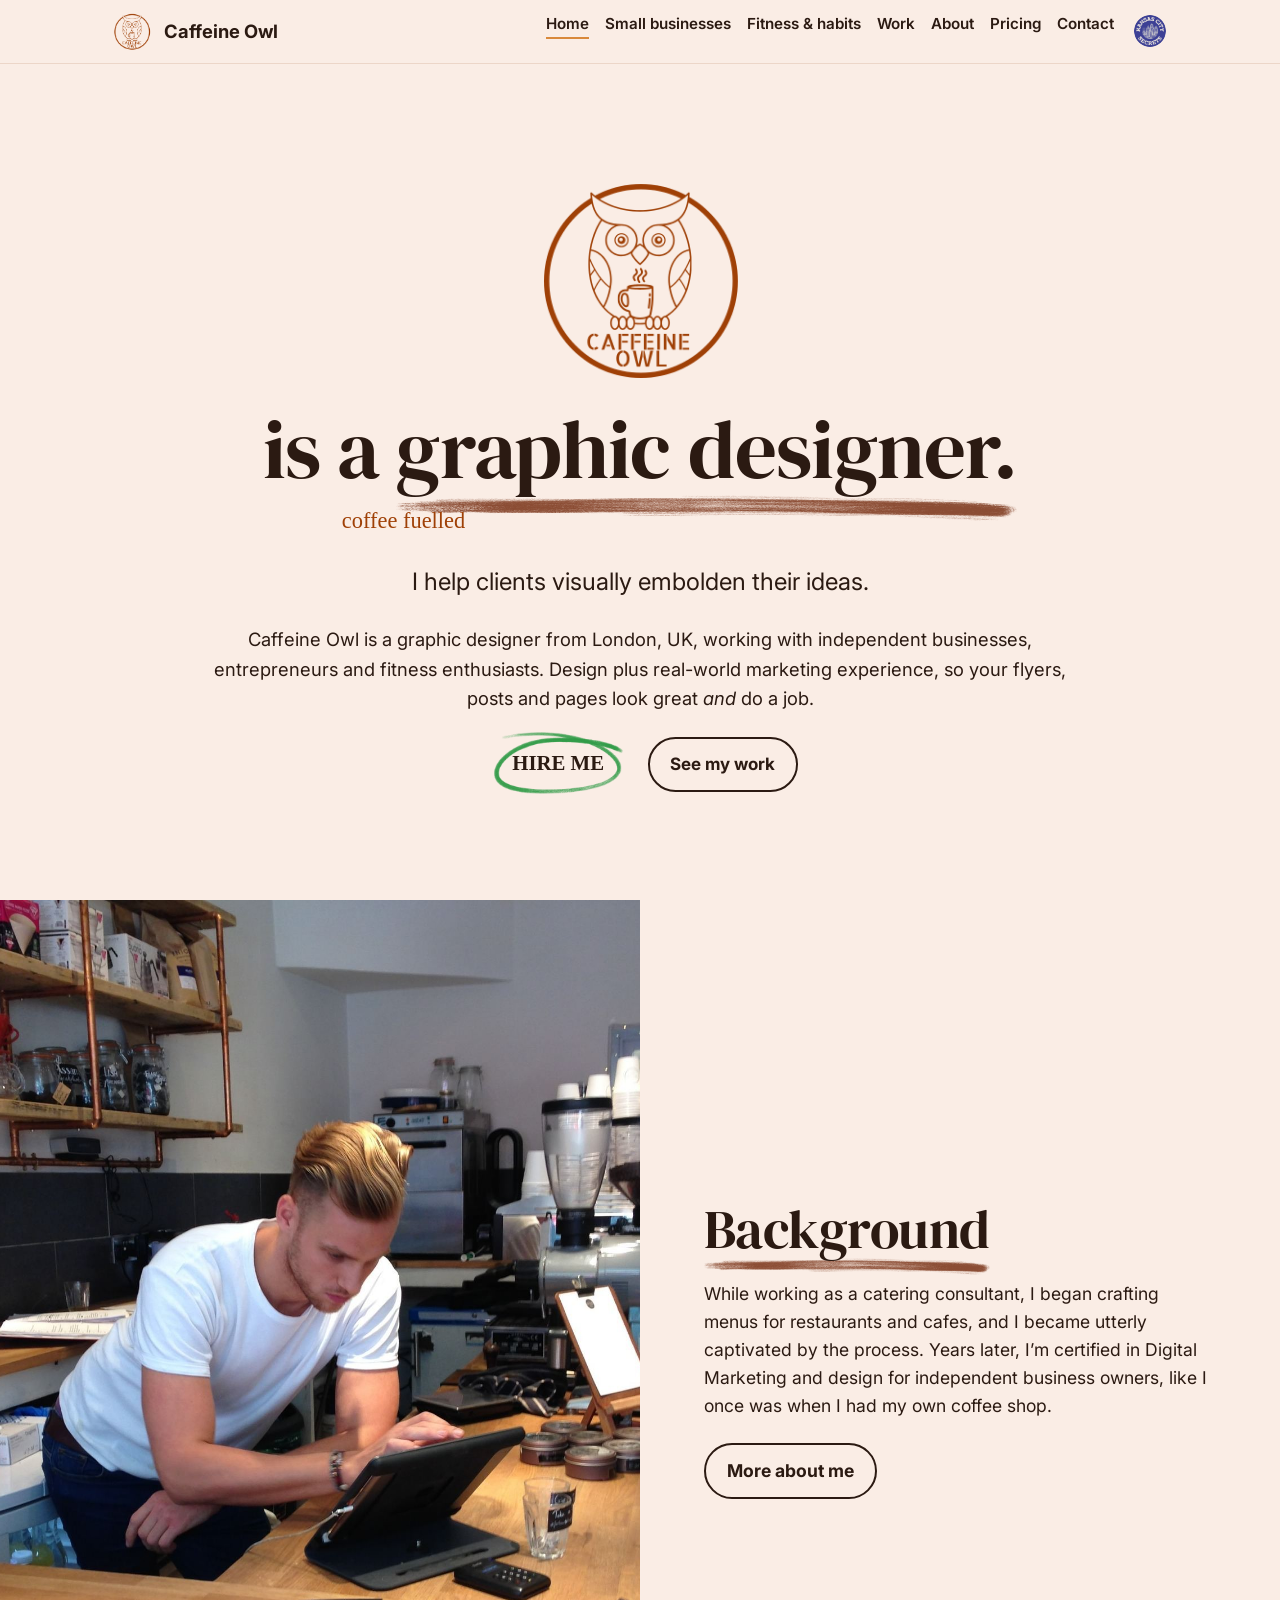
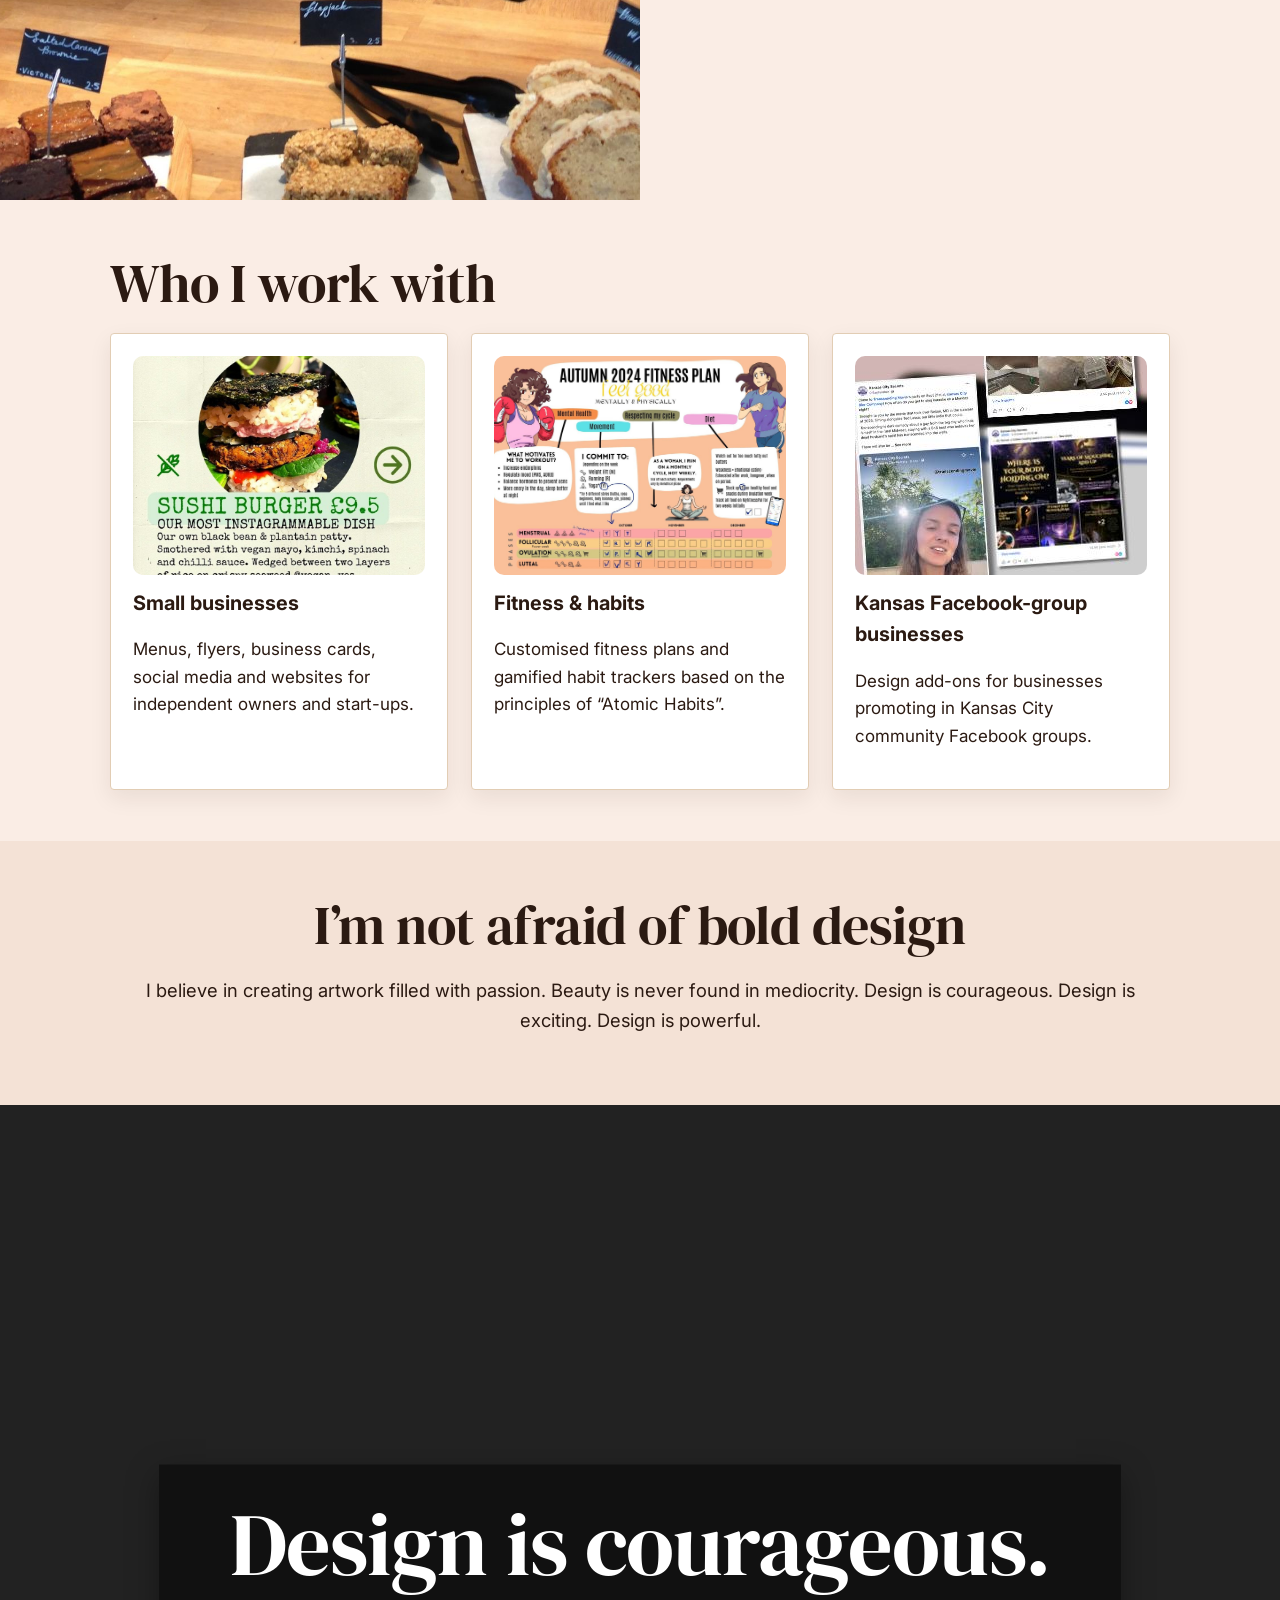
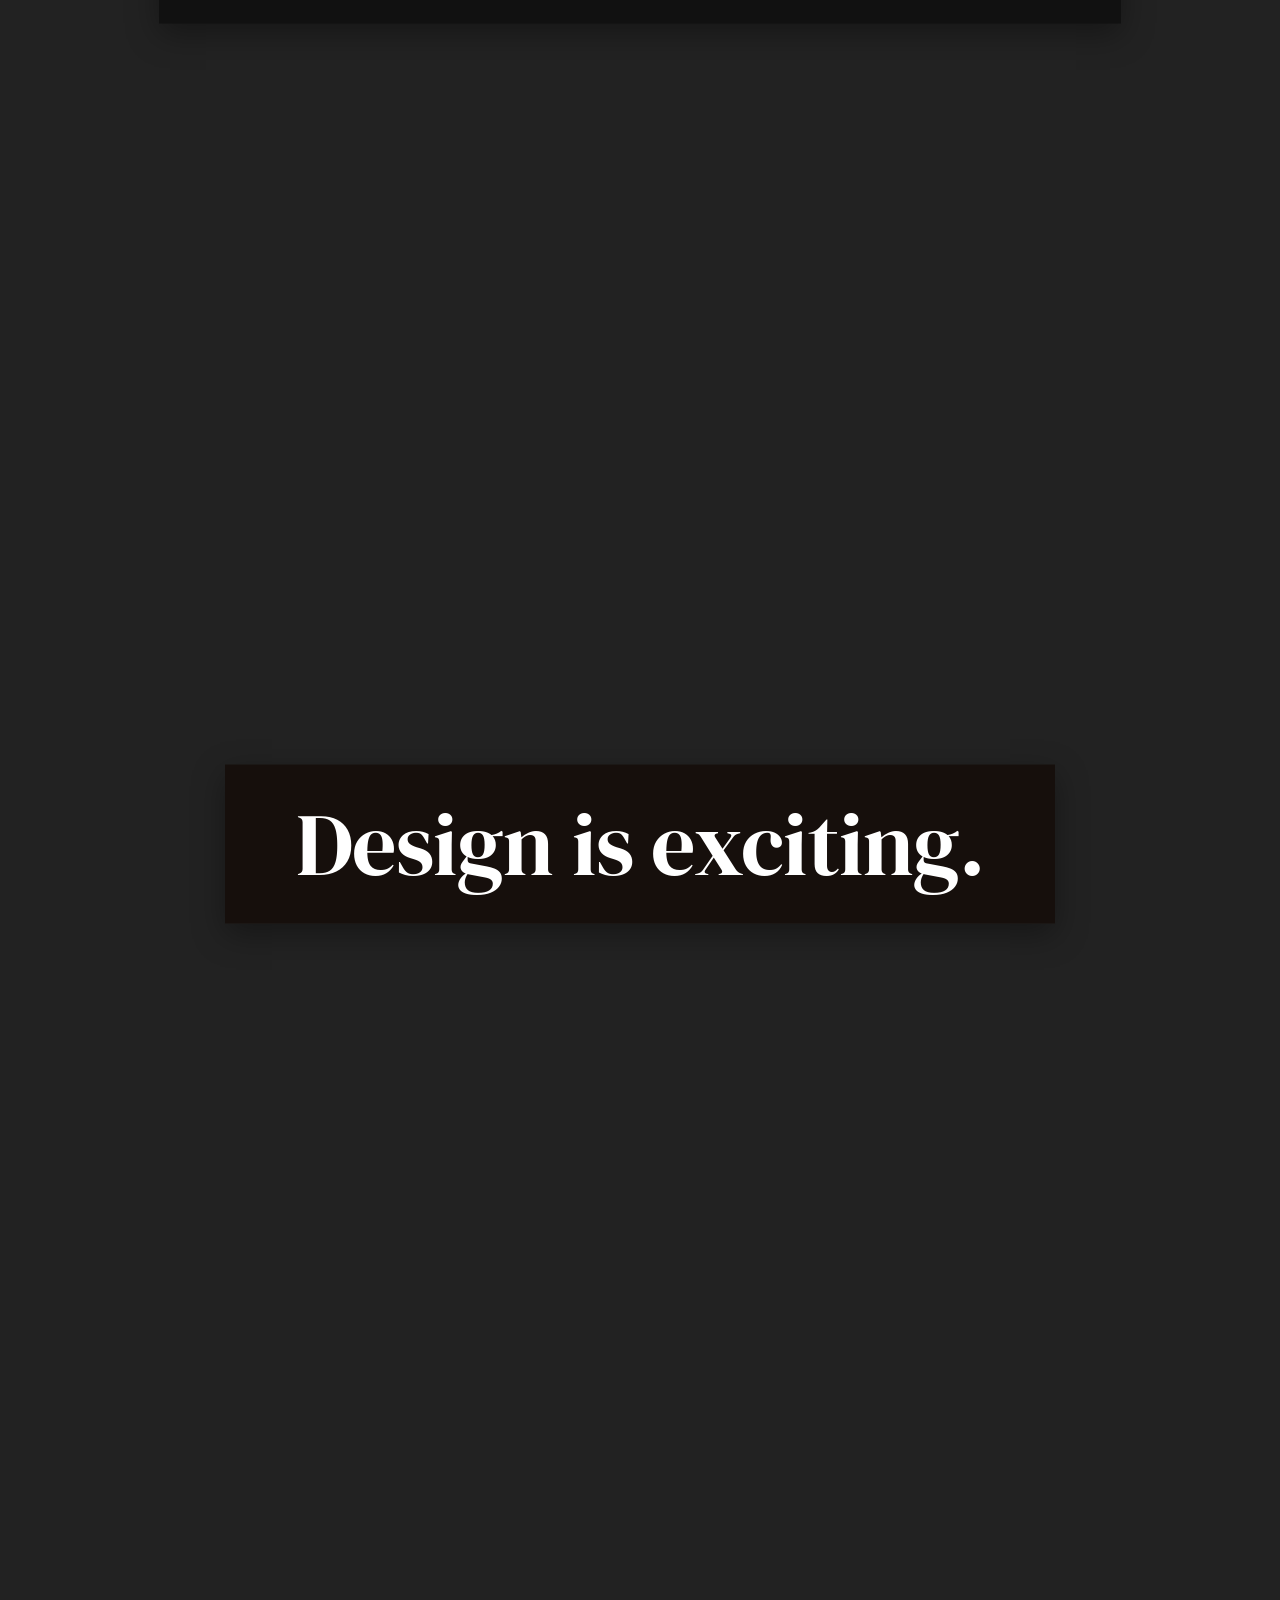
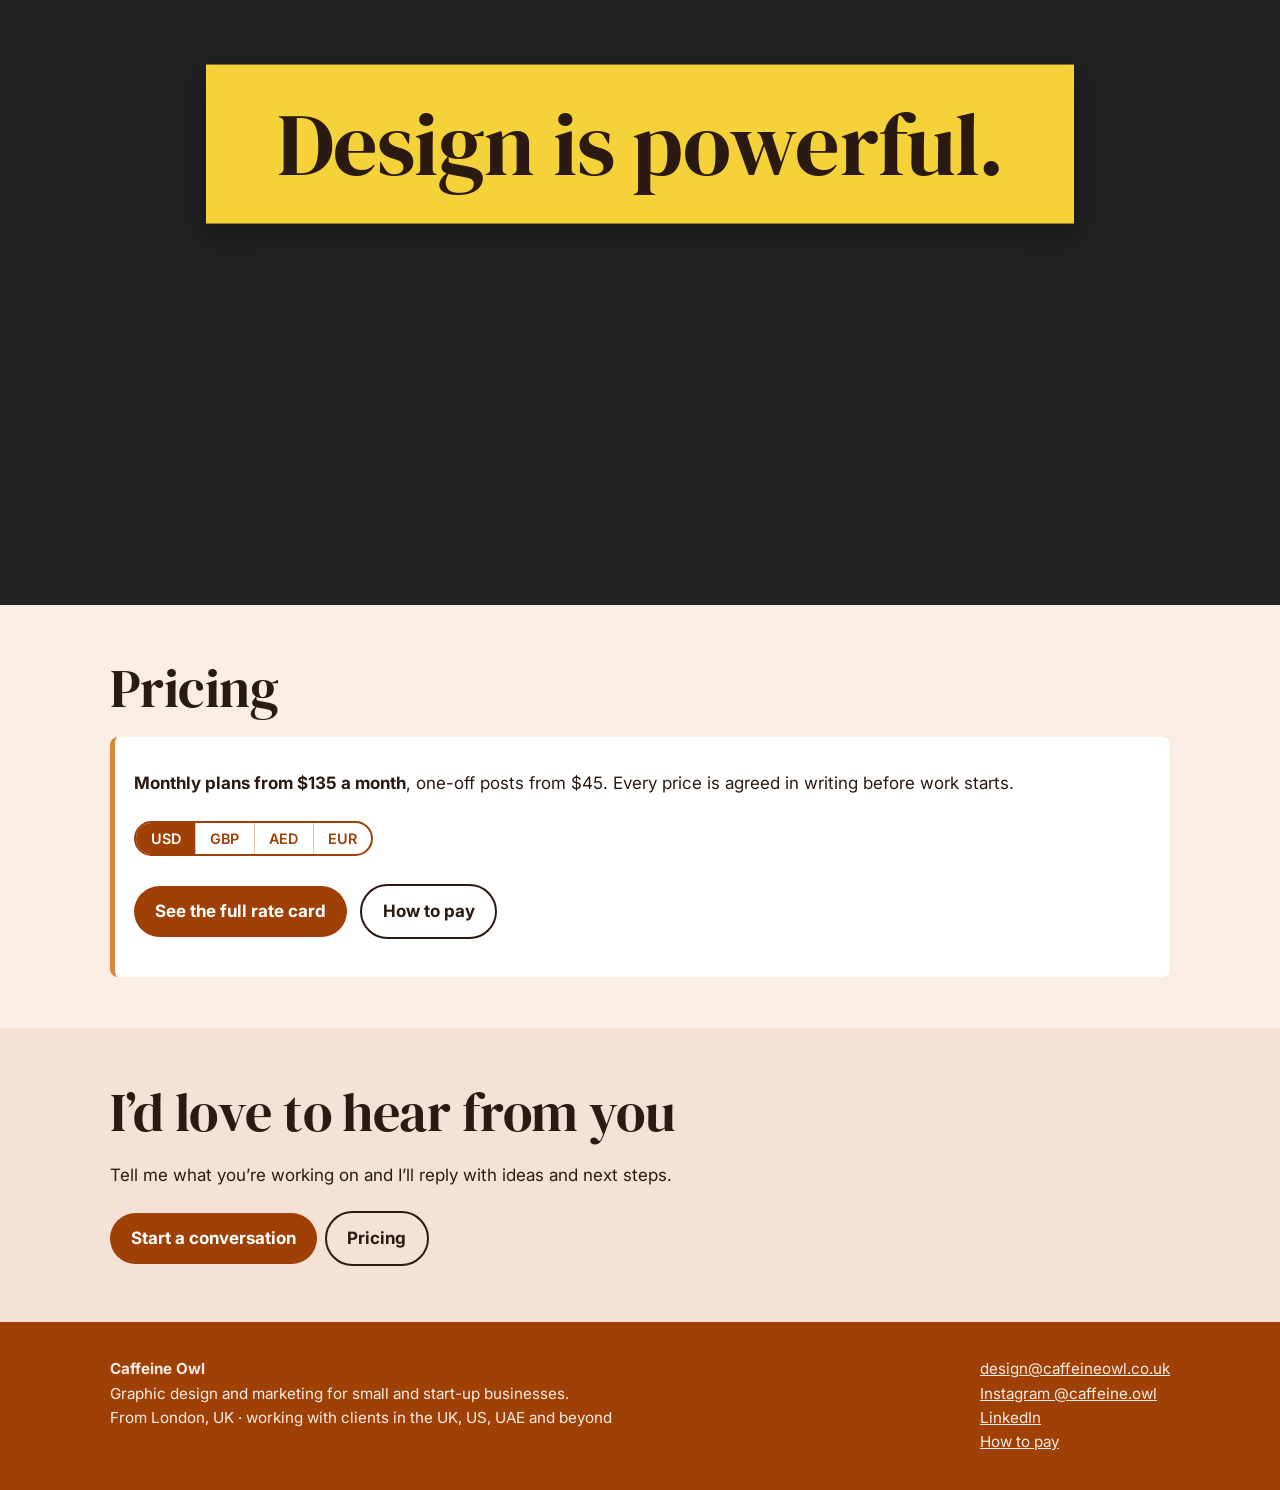
<file: index.html>
<!doctype html>
<html lang="en-GB">
    <head>
        <meta charset="utf-8">
        <meta name="viewport" content="width=device-width,initial-scale=1">
        <title>Caffeine Owl | Graphic design and marketing for small businesses</title>
        <meta name="description" content="Caffeine Owl is a graphic designer and marketer from London, UK, helping small businesses, start-ups and fitness enthusiasts look bold and get noticed.">
        <link rel="canonical" href="https://caffeineowl.co.uk/">
        <meta property="og:type" content="website">
        <meta property="og:site_name" content="Caffeine Owl">
        <meta property="og:title" content="Caffeine Owl | Graphic design and marketing for small businesses">
        <meta property="og:description" content="Caffeine Owl is a graphic designer and marketer from London, UK, helping small businesses, start-ups and fitness enthusiasts look bold and get noticed.">
        <meta property="og:image" content="https://caffeineowl.co.uk/img/og-cover.jpg">
        <meta property="og:locale" content="en_GB">
        <meta name="twitter:card" content="summary_large_image">
        <link rel="icon" href="img/logo.png">
        <link rel="preconnect" href="https://fonts.googleapis.com">
        <link rel="preconnect" href="https://fonts.gstatic.com" crossorigin>
        <link href="css/theme.css" rel="stylesheet" type="text/css">
        <link rel="stylesheet" href="https://fonts.googleapis.com/css2?family=DM+Serif+Display&family=Permanent+Marker&family=Inter:wght@400;600;800&display=swap">
        <link rel="stylesheet" href="style.css">
        <script src="site.js" defer></script>
    </head>
    <body>
        <a class="skip" href="#main">Skip to content</a>
        <header>
            <div class="wrap">
                <a class="brand" href="index.html"><img src="img/logo.png" alt="" width="44" height="44">Caffeine Owl</a>
                <button class="menu-btn" aria-expanded="false" aria-controls="nav" onclick="const n=document.getElementById('nav');n.classList.toggle('open');this.setAttribute('aria-expanded',n.classList.contains('open'))">Menu</button>
                <nav id="nav" aria-label="Main">
                    <ul>
                        <li>
                            <a href="index.html" aria-current="page">Home</a>
                        </li>
                        <li>
                            <a href="small-businesses.html">Small businesses</a>
                        </li>
                        <li>
                            <a href="fitness-habits.html">Fitness &amp; habits</a>
                        </li>
                        <li>
                            <a href="work.html">Work</a>
                        </li>
                        <li>
                            <a href="about.html">About</a>
                        </li>
                        <li><a href="pricing.html">Pricing</a></li><li>
                            <a href="contact.html">Contact</a>
                        </li>
                    <li class="kcs-nav"><a href="midwest-facebook-groups.html" title="Kansas City Secrets Facebook groups" aria-label="Kansas City Secrets Facebook groups"><img src="img/kcs-icon.png" alt="" width="32" height="32"></a></li></ul>
                </nav>
            </div>
        </header>
        <main id="main">
            <section class="hero canva">
                <div class="wrap center">
                    <img class="biglogo" src="img/logo.png" alt="Caffeine Owl logo" width="500" height="500" data-reveal>
                    <h1 class="display" data-reveal>is a <span class="ul">graphic designer.</span></h1>
                    <p class="marker" aria-hidden="true">coffee fuelled</p>
                    <p class="tag" data-reveal>I help clients visually embolden their ideas.</p>
                    <p class="lead">Caffeine Owl is a graphic designer from London, UK, working with independent businesses, entrepreneurs and fitness enthusiasts. Design plus real-world marketing experience, so your flyers, posts and pages look great <em>and</em> do a job.</p>
                    <p data-reveal><a class="ringbtn" href="contact.html" style="background-image:url(img/ring-green.svg)">Hire me</a> <a class="btn ghost" href="work.html">See my work</a></p>
                </div>
            </section>
            <section class="split">
                <div class="split-img" style="--bg:url(img/bg-studio.jpg);grid-area:1 / 1 / 2 / 2;background-position: center 20%;" aria-label="Ahuv at work in the Caffeine Owl studio"></div>
                <div class="split-txt" data-reveal>
                    <h2 class="display"><span class="ul">Background</span></h2>
                    <p>While working as a catering consultant, I began crafting menus for restaurants and cafes, and I became utterly captivated by the process. Years later, I&rsquo;m certified in Digital Marketing and design for independent business owners, like I once was when I had my own coffee shop.</p>
                    <a class="btn ghost" href="about.html">More about me</a>
                </div>
            </section>
            <section>
                <div class="wrap">
                    <h2>Who I work with</h2>
                    <div class="grid">
                        <a class="card" href="small-businesses.html"><img src="img/sushi-menu.jpg" alt="" loading="lazy"><h3>Small businesses</h3><p>Menus, flyers, business cards, social media and websites for independent owners and start-ups.</p></a>
                        <a class="card" href="fitness-habits.html"><img src="img/autumn-fitness.jpg" alt="" loading="lazy"><h3>Fitness &amp; habits</h3><p>Customised fitness plans and gamified habit trackers based on the principles of &ldquo;Atomic Habits&rdquo;.</p></a>
                        <a class="card" href="midwest-facebook-groups.html"><img src="KCSFB.jpg" alt="" loading="lazy"><h3>Kansas Facebook-group businesses</h3><p>Design add-ons for businesses promoting in Kansas City community Facebook groups.</p></a>
                    </div>
                </div>
            </section>
            <section class="alt">
                <div class="wrap center">
                    <h2 class="display">I&rsquo;m not afraid of bold design</h2>
                    <p class="lead">I believe in creating artwork filled with passion. Beauty is never found in mediocrity. Design is courageous. Design is exciting. Design is powerful.</p>
                </div>
            </section>
            <section class="band parallax " style="--bg:url(img/bg-hands-menu.jpg)">
                <h2 class="bandtxt" data-reveal>Design is courageous.</h2>
            </section>
            <section class="band parallax dark" style="--bg:url(img/bg-wood.jpg)">
                <h2 class="bandtxt" data-reveal>Design is exciting.</h2>
            </section>
            <section class="band parallax yellow" style="--bg:url(img/bg-website.jpg)">
                <h2 class="bandtxt" data-reveal>Design is powerful.</h2>
            </section>
            <section id="pricing">
                <div class="wrap">
                    <h2>Pricing</h2>
                    <div class="note">
                        <p><strong>Monthly plans from <span class="price" data-usd="$135" data-gbp="£100" data-aed="AED 500" data-eur="€125">$135</span> a month</strong>, one-off posts from <span class="price" data-usd="$45" data-gbp="£35" data-aed="AED 170" data-eur="€45">$45</span>. Every price is agreed in writing before work starts.</p><div class="cur" role="group" aria-label="Currency"><button type="button" data-cur="usd" aria-pressed="true">USD</button><button type="button" data-cur="gbp" aria-pressed="false">GBP</button><button type="button" data-cur="aed" aria-pressed="false">AED</button><button type="button" data-cur="eur" aria-pressed="false">EUR</button></div><p><a class="btn" href="pricing.html">See the full rate card</a> <a class="btn ghost" href="https://pay.caffeineowl.co.uk">How to pay</a></p>
                    </div>
                </div>
            </section>
            <section class="alt">
                <div class="wrap">
                    <h2>I&rsquo;d love to hear from you</h2>
                    <p>Tell me what you&rsquo;re working on and I&rsquo;ll reply with ideas and next steps.</p>
                    <a class="btn" href="contact.html">Start a conversation</a><a class="btn ghost" href="pricing.html">Pricing</a>
                </div>
            </section>
        </main>
        <footer>
            <div class="wrap">
                <div>
                    <strong>Caffeine Owl</strong><br>Graphic design and marketing for small and start-up businesses.<br>From London, UK · working with clients in the UK, US, UAE and beyond
                </div>
                <div>
                    <a href="mailto:design@caffeineowl.co.uk">design@caffeineowl.co.uk</a><br><a href="https://www.instagram.com/caffeine.owl">Instagram @caffeine.owl</a><br><a href="https://www.linkedin.com/in/ahuvlondon/">LinkedIn</a><br><a href="https://pay.caffeineowl.co.uk/">How to pay</a>
                </div>
            </div>
        </footer>
    </body>
</html>
</file>
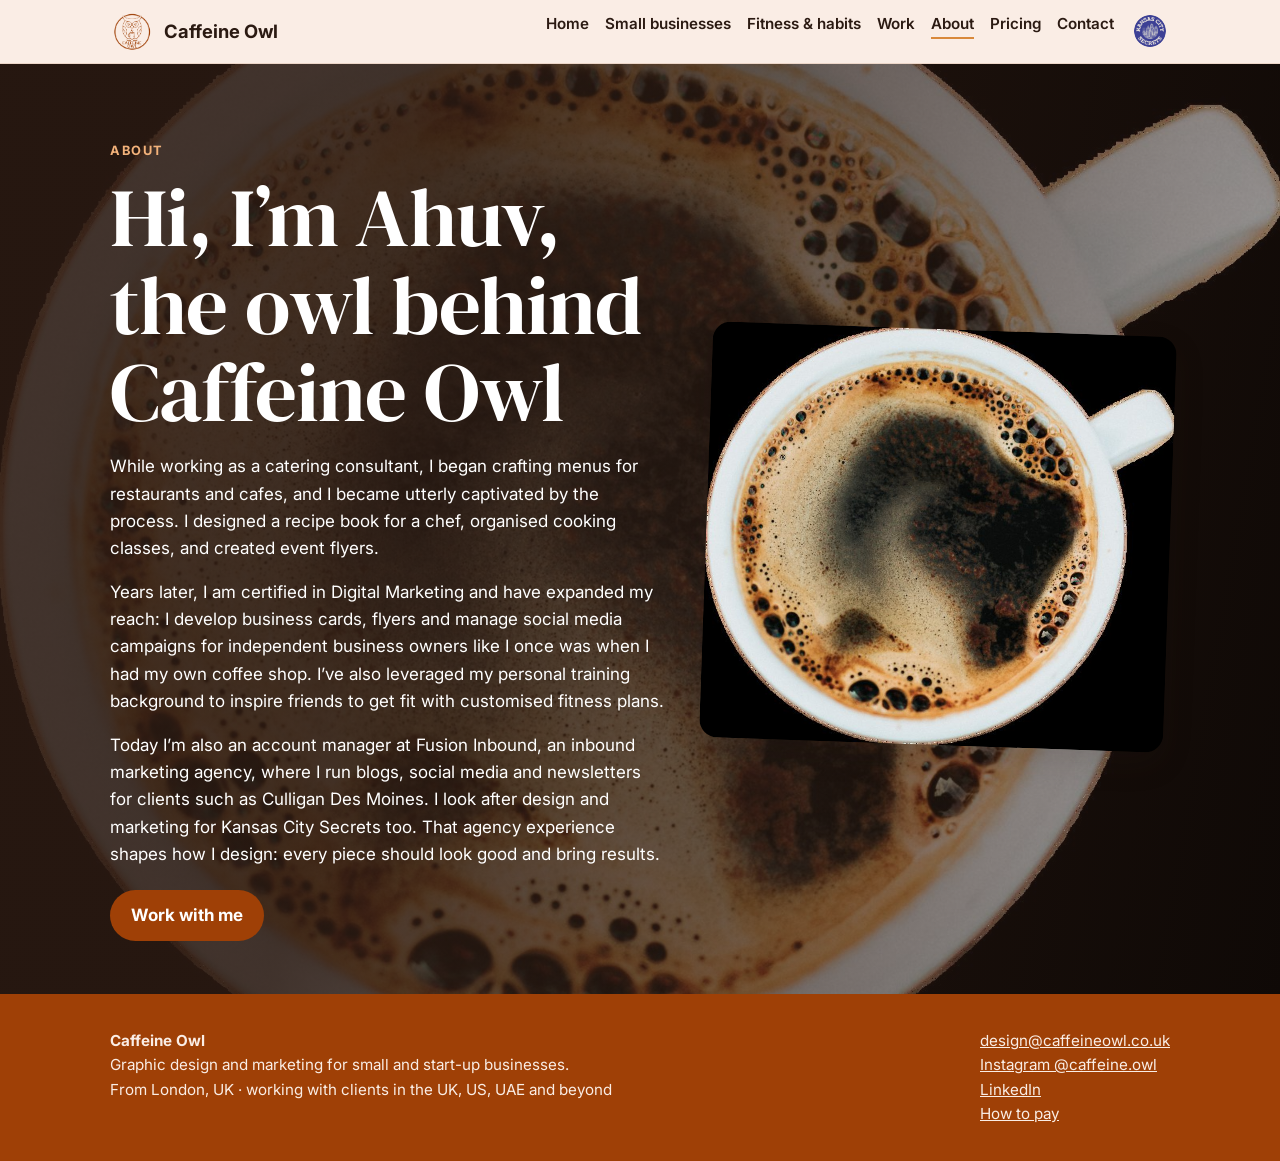
<file: about.html>
<!doctype html><html lang="en-GB"><head><meta charset="utf-8"><meta name="viewport" content="width=device-width,initial-scale=1">
<title>About | Caffeine Owl</title><meta name="description" content="About Ahuv de Chazal, the designer behind Caffeine Owl: from catering consultant and coffee shop owner to graphic designer and digital marketer.">
<link rel="canonical" href="https://caffeineowl.co.uk/about.html">
<meta property="og:type" content="website"><meta property="og:site_name" content="Caffeine Owl"><meta property="og:title" content="About | Caffeine Owl"><meta property="og:description" content="About Ahuv de Chazal, the designer behind Caffeine Owl: from catering consultant and coffee shop owner to graphic designer and digital marketer."><meta property="og:image" content="https://caffeineowl.co.uk/img/og-cover.jpg"><meta property="og:locale" content="en_GB"><meta name="twitter:card" content="summary_large_image">
<link rel="icon" href="img/logo.png"><link rel="preconnect" href="https://fonts.googleapis.com"><link rel="preconnect" href="https://fonts.gstatic.com" crossorigin><link rel="stylesheet" href="https://fonts.googleapis.com/css2?family=DM+Serif+Display&family=Permanent+Marker&family=Inter:wght@400;600;800&display=swap"><link rel="stylesheet" href="style.css"><script src="site.js" defer></script></head><body>
<a class="skip" href="#main">Skip to content</a>
<header><div class="wrap"><a class="brand" href="index.html"><img src="img/logo.png" alt="" width="44" height="44">Caffeine Owl</a>
<button class="menu-btn" aria-expanded="false" aria-controls="nav" onclick="const n=document.getElementById('nav');n.classList.toggle('open');this.setAttribute('aria-expanded',n.classList.contains('open'))">Menu</button>
<nav id="nav" aria-label="Main"><ul><li><a href="index.html">Home</a></li><li><a href="small-businesses.html">Small businesses</a></li><li><a href="fitness-habits.html">Fitness &amp; habits</a></li><li><a href="work.html">Work</a></li><li><a href="about.html" aria-current="page">About</a></li><li><a href="pricing.html">Pricing</a></li><li><a href="contact.html">Contact</a></li><li class="kcs-nav"><a href="midwest-facebook-groups.html" title="Kansas City Secrets Facebook groups" aria-label="Kansas City Secrets Facebook groups"><img src="img/kcs-icon.png" alt="" width="32" height="32"></a></li></ul></nav></div></header>
<main id="main">
<section class="hero full parallax" style="--bg:url(img/bg-coffee-mug.jpg)"><div class="wrap"><div><p class="eyebrow">About</p><h1>Hi, I&rsquo;m Ahuv, the owl behind Caffeine Owl</h1>
<p>While working as a catering consultant, I began crafting menus for restaurants and cafes, and I became utterly captivated by the process. I designed a recipe book for a chef, organised cooking classes, and created event flyers.</p>
<p>Years later, I am certified in Digital Marketing and have expanded my reach: I develop business cards, flyers and manage social media campaigns for independent business owners like I once was when I had my own coffee shop. I&rsquo;ve also leveraged my personal training background to inspire friends to get fit with customised fitness plans.</p>
<p>Today I&rsquo;m also an account manager at Fusion Inbound, an inbound marketing agency, where I run blogs, social media and newsletters for clients such as Culligan Des Moines. I look after design and marketing for Kansas City Secrets too. That agency experience shapes how I design: every piece should look good and bring results.</p>
<a class="btn" href="contact.html">Work with me</a></div><img class="shot" src="img/coffee.jpg" alt="A cup of coffee seen from above" loading="lazy"></div></section></main>
<footer><div class="wrap"><div><strong>Caffeine Owl</strong><br>Graphic design and marketing for small and start-up businesses.<br>From London, UK · working with clients in the UK, US, UAE and beyond</div>
<div><a href="mailto:design@caffeineowl.co.uk">design@caffeineowl.co.uk</a><br><a href="https://www.instagram.com/caffeine.owl">Instagram @caffeine.owl</a><br><a href="https://www.linkedin.com/in/ahuvlondon/">LinkedIn</a><br><a href="https://pay.caffeineowl.co.uk/">How to pay</a></div></div></footer>
</body></html>
</file>
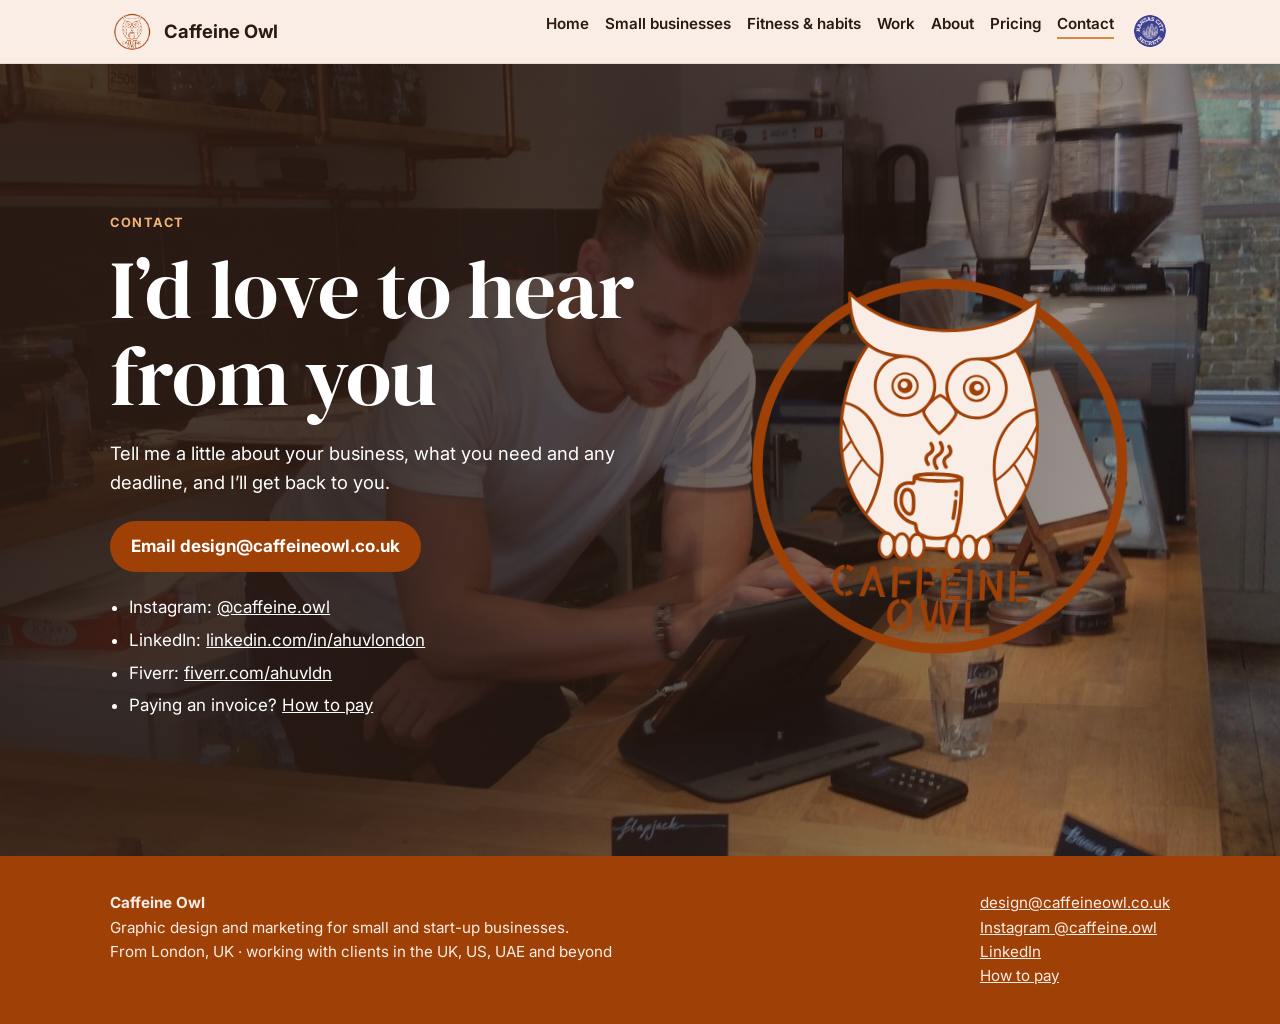
<file: contact.html>
<!doctype html><html lang="en-GB"><head><meta charset="utf-8"><meta name="viewport" content="width=device-width,initial-scale=1">
<title>Contact | Caffeine Owl</title><meta name="description" content="Get in touch with Caffeine Owl about design, social media, websites or fitness plans.">
<link rel="canonical" href="https://caffeineowl.co.uk/contact.html">
<meta property="og:type" content="website"><meta property="og:site_name" content="Caffeine Owl"><meta property="og:title" content="Contact | Caffeine Owl"><meta property="og:description" content="Get in touch with Caffeine Owl about design, social media, websites or fitness plans."><meta property="og:image" content="https://caffeineowl.co.uk/img/og-cover.jpg"><meta property="og:locale" content="en_GB"><meta name="twitter:card" content="summary_large_image">
<link rel="icon" href="img/logo.png"><link rel="preconnect" href="https://fonts.googleapis.com"><link rel="preconnect" href="https://fonts.gstatic.com" crossorigin><link rel="stylesheet" href="https://fonts.googleapis.com/css2?family=DM+Serif+Display&family=Permanent+Marker&family=Inter:wght@400;600;800&display=swap"><link rel="stylesheet" href="style.css"><script src="site.js" defer></script></head><body>
<a class="skip" href="#main">Skip to content</a>
<header><div class="wrap"><a class="brand" href="index.html"><img src="img/logo.png" alt="" width="44" height="44">Caffeine Owl</a>
<button class="menu-btn" aria-expanded="false" aria-controls="nav" onclick="const n=document.getElementById('nav');n.classList.toggle('open');this.setAttribute('aria-expanded',n.classList.contains('open'))">Menu</button>
<nav id="nav" aria-label="Main"><ul><li><a href="index.html">Home</a></li><li><a href="small-businesses.html">Small businesses</a></li><li><a href="fitness-habits.html">Fitness &amp; habits</a></li><li><a href="work.html">Work</a></li><li><a href="about.html">About</a></li><li><a href="pricing.html">Pricing</a></li><li><a href="contact.html" aria-current="page">Contact</a></li><li class="kcs-nav"><a href="midwest-facebook-groups.html" title="Kansas City Secrets Facebook groups" aria-label="Kansas City Secrets Facebook groups"><img src="img/kcs-icon.png" alt="" width="32" height="32"></a></li></ul></nav></div></header>
<main id="main">
<section class="hero full parallax" style="--bg:url(img/bg-studio.jpg)"><div class="wrap"><div><p class="eyebrow">Contact</p><h1>I&rsquo;d love to hear from you</h1>
<p class="lead">Tell me a little about your business, what you need and any deadline, and I&rsquo;ll get back to you.</p>
<a class="btn" href="mailto:design@caffeineowl.co.uk?subject=Caffeine%20Owl%20enquiry">Email design@caffeineowl.co.uk</a>
<ul class="ticks"><li>Instagram: <a href="https://www.instagram.com/caffeine.owl">@caffeine.owl</a></li><li>LinkedIn: <a href="https://www.linkedin.com/in/ahuvlondon/">linkedin.com/in/ahuvlondon</a></li><li>Fiverr: <a href="https://www.fiverr.com/ahuvldn">fiverr.com/ahuvldn</a></li><li>Paying an invoice? <a href="https://pay.caffeineowl.co.uk/">How to pay</a></li></ul></div>
<img class="shot" src="img/logo.png" alt="Caffeine Owl logo" width="500" height="500"></div></section></main>
<footer><div class="wrap"><div><strong>Caffeine Owl</strong><br>Graphic design and marketing for small and start-up businesses.<br>From London, UK · working with clients in the UK, US, UAE and beyond</div>
<div><a href="mailto:design@caffeineowl.co.uk">design@caffeineowl.co.uk</a><br><a href="https://www.instagram.com/caffeine.owl">Instagram @caffeine.owl</a><br><a href="https://www.linkedin.com/in/ahuvlondon/">LinkedIn</a><br><a href="https://pay.caffeineowl.co.uk/">How to pay</a></div></div></footer>
</body></html>
</file>
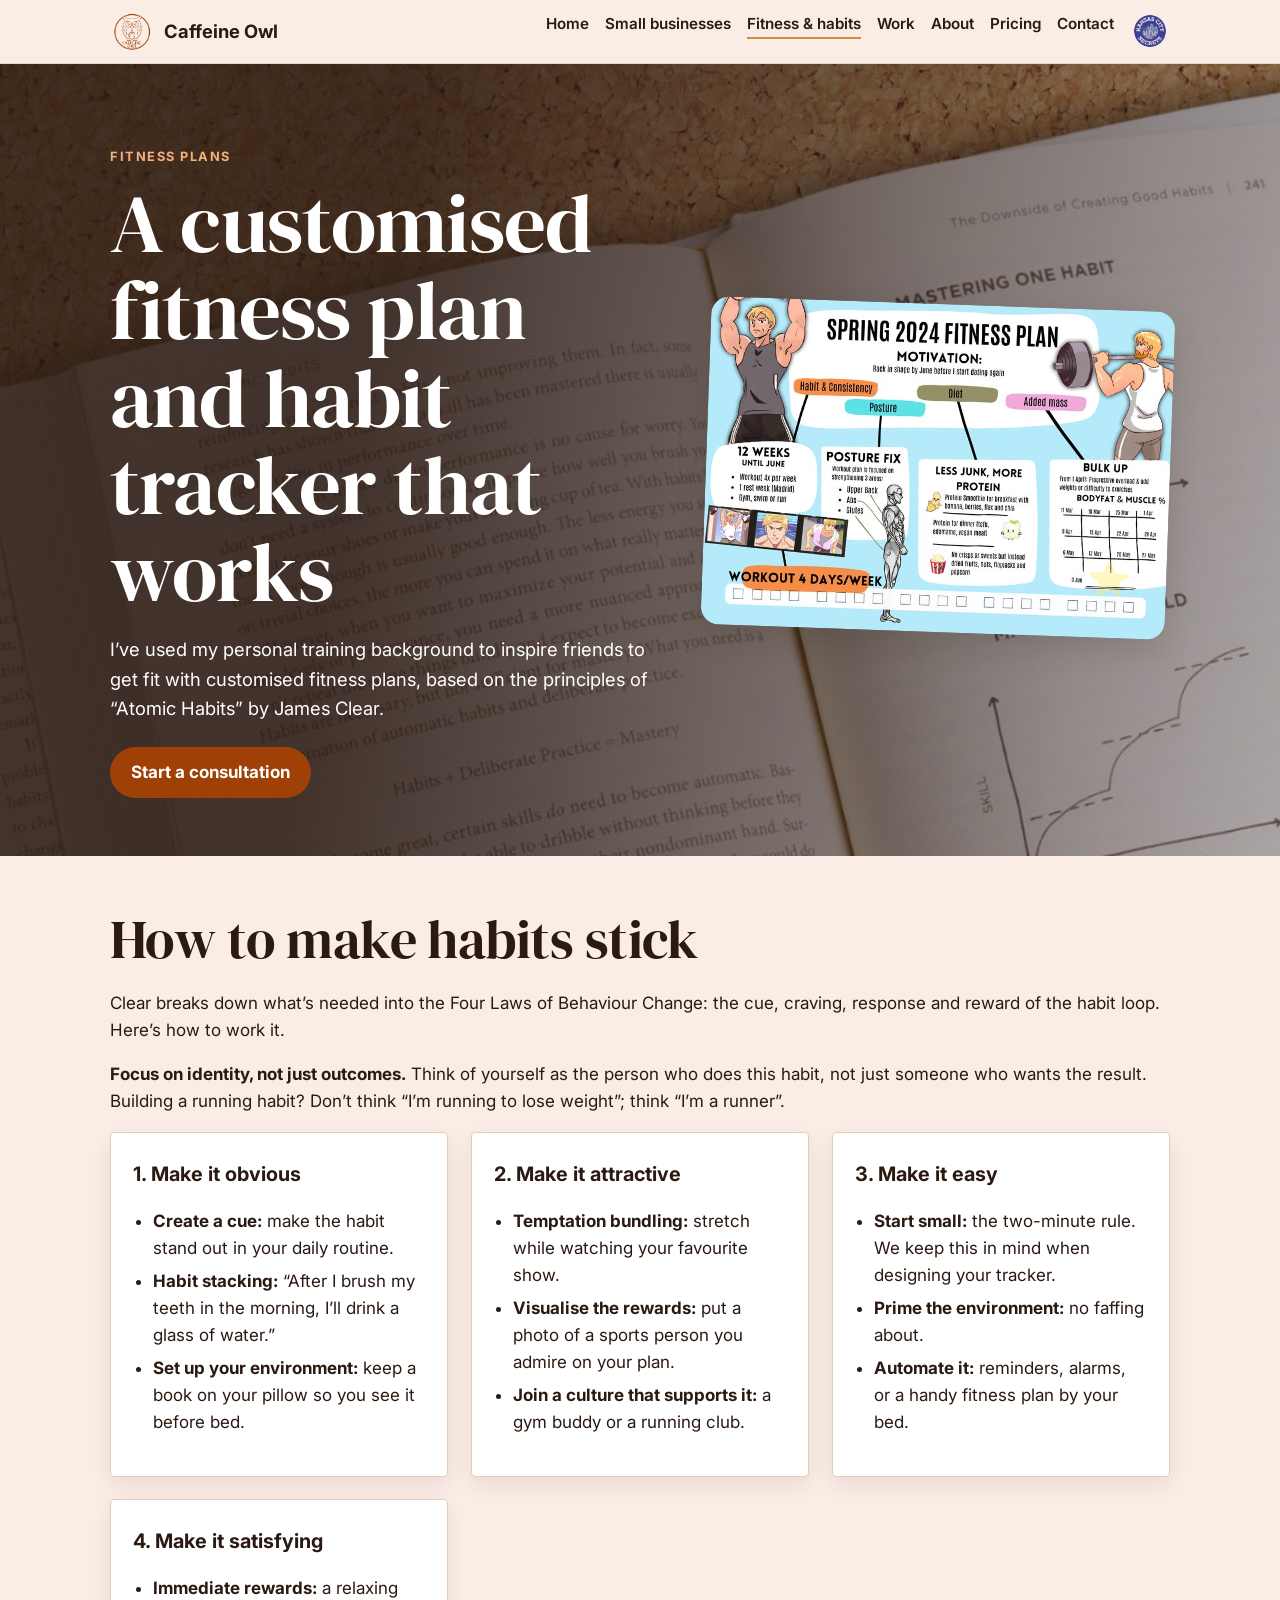
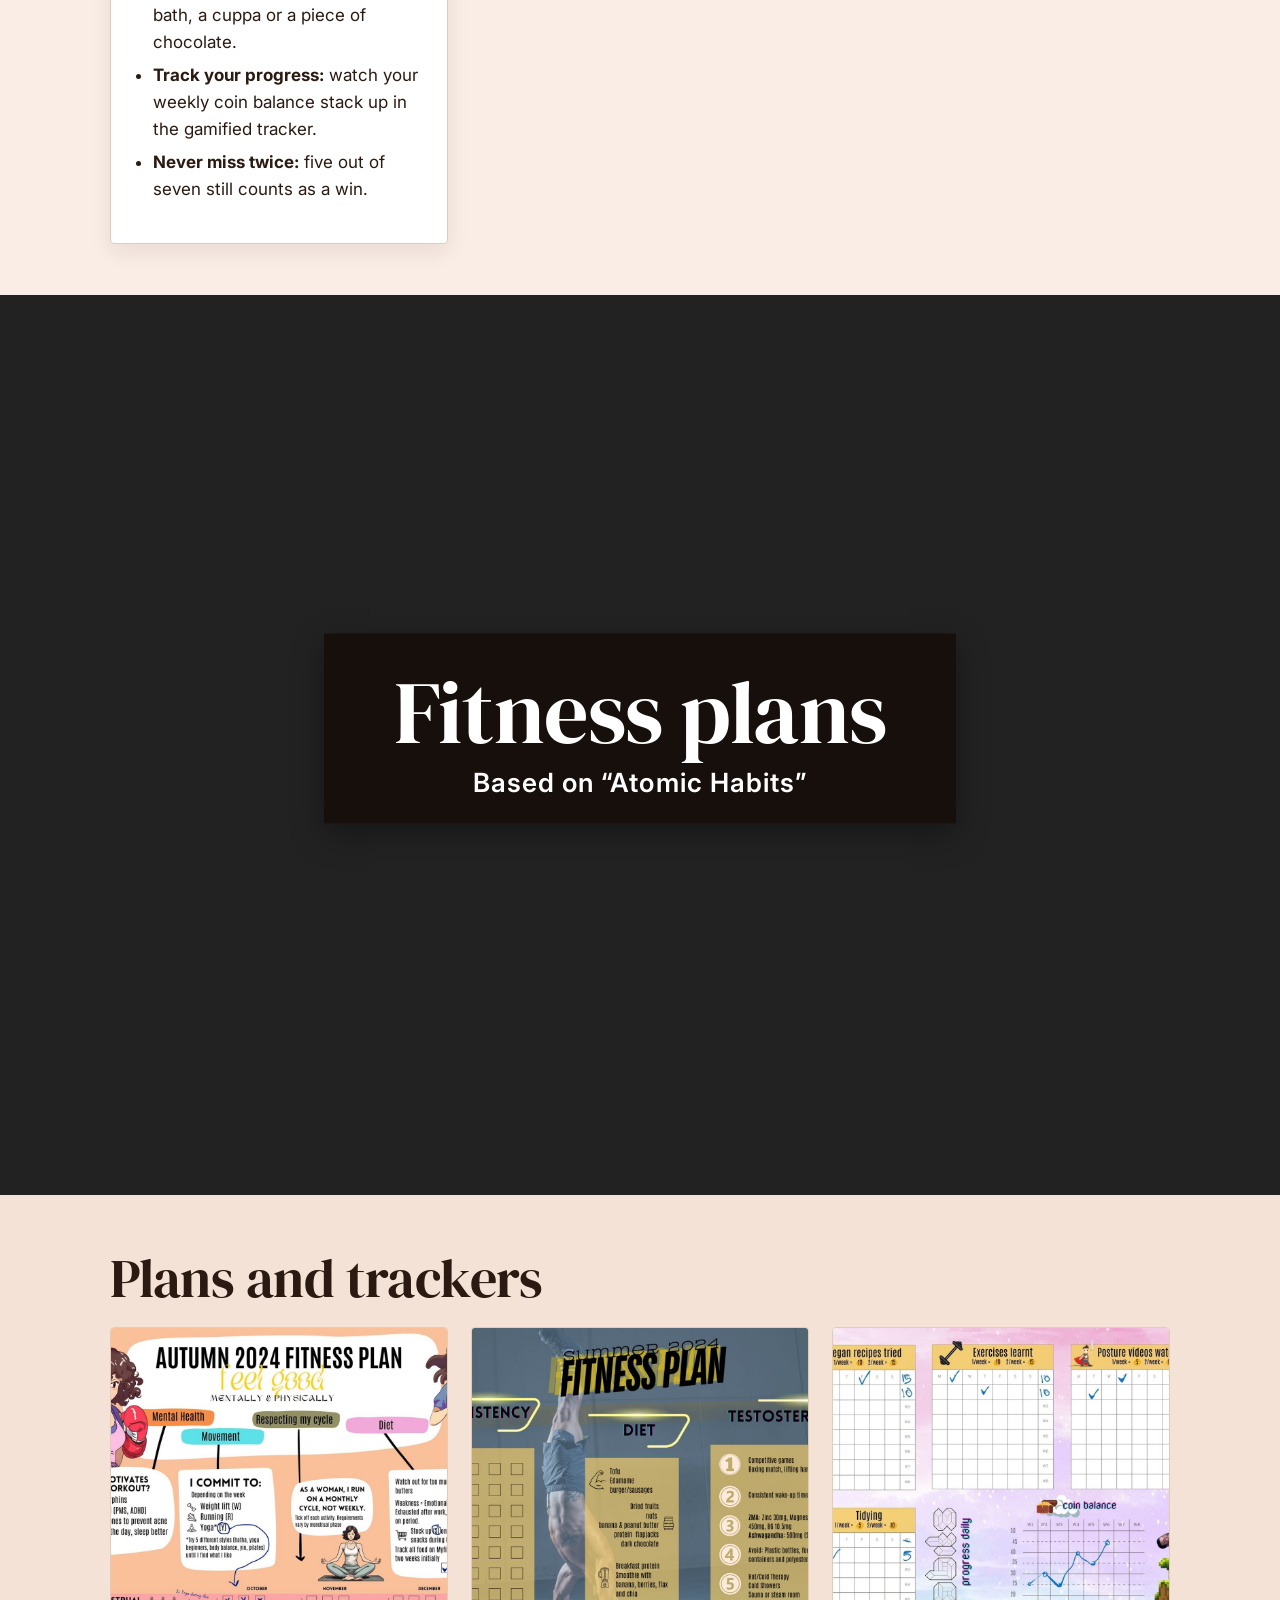
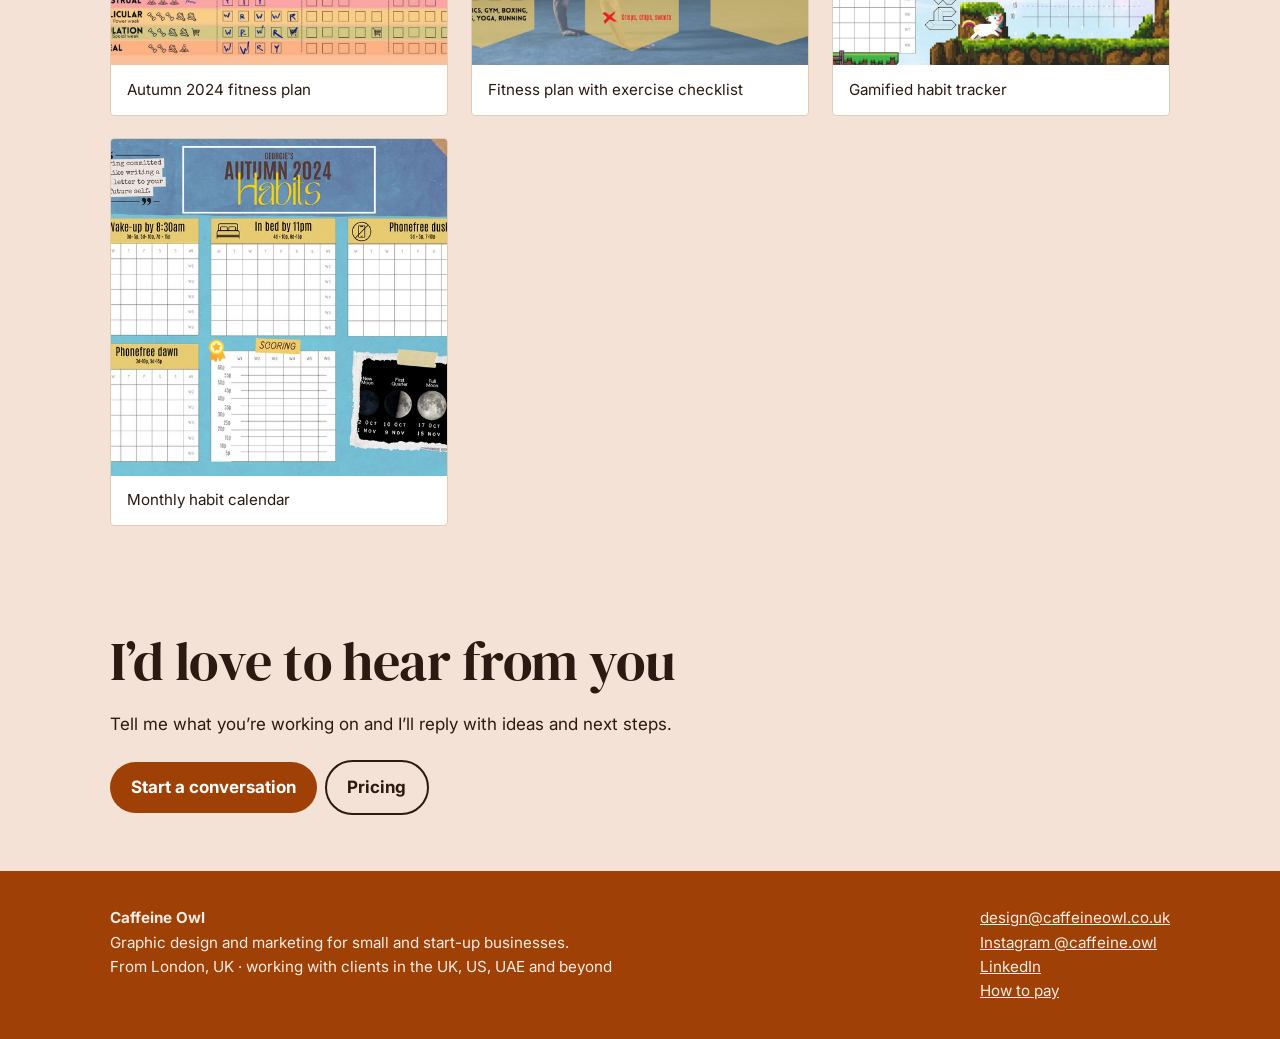
<file: fitness-habits.html>
<!doctype html><html lang="en-GB"><head><meta charset="utf-8"><meta name="viewport" content="width=device-width,initial-scale=1">
<title>Fitness &amp; habits | Caffeine Owl</title><meta name="description" content="Customised fitness plans and gamified habit trackers from Caffeine Owl, based on the principles of Atomic Habits by James Clear.">
<link rel="canonical" href="https://caffeineowl.co.uk/fitness-habits.html">
<meta property="og:type" content="website"><meta property="og:site_name" content="Caffeine Owl"><meta property="og:title" content="Fitness &amp; habits | Caffeine Owl"><meta property="og:description" content="Customised fitness plans and gamified habit trackers from Caffeine Owl, based on the principles of Atomic Habits by James Clear."><meta property="og:image" content="https://caffeineowl.co.uk/img/og-cover.jpg"><meta property="og:locale" content="en_GB"><meta name="twitter:card" content="summary_large_image">
<link rel="icon" href="img/logo.png"><link rel="preconnect" href="https://fonts.googleapis.com"><link rel="preconnect" href="https://fonts.gstatic.com" crossorigin><link rel="stylesheet" href="https://fonts.googleapis.com/css2?family=DM+Serif+Display&family=Permanent+Marker&family=Inter:wght@400;600;800&display=swap"><link rel="stylesheet" href="style.css"><script src="site.js" defer></script></head><body>
<a class="skip" href="#main">Skip to content</a>
<header><div class="wrap"><a class="brand" href="index.html"><img src="img/logo.png" alt="" width="44" height="44">Caffeine Owl</a>
<button class="menu-btn" aria-expanded="false" aria-controls="nav" onclick="const n=document.getElementById('nav');n.classList.toggle('open');this.setAttribute('aria-expanded',n.classList.contains('open'))">Menu</button>
<nav id="nav" aria-label="Main"><ul><li><a href="index.html">Home</a></li><li><a href="small-businesses.html">Small businesses</a></li><li><a href="fitness-habits.html" aria-current="page">Fitness &amp; habits</a></li><li><a href="work.html">Work</a></li><li><a href="about.html">About</a></li><li><a href="pricing.html">Pricing</a></li><li><a href="contact.html">Contact</a></li><li class="kcs-nav"><a href="midwest-facebook-groups.html" title="Kansas City Secrets Facebook groups" aria-label="Kansas City Secrets Facebook groups"><img src="img/kcs-icon.png" alt="" width="32" height="32"></a></li></ul></nav></div></header>
<main id="main">
<section class="hero full parallax" style="--bg:url(img/bg-book.jpg)"><div class="wrap"><div><p class="eyebrow">Fitness plans</p><h1>A customised fitness plan and habit tracker that works</h1>
<p class="lead">I&rsquo;ve used my personal training background to inspire friends to get fit with customised fitness plans, based on the principles of &ldquo;Atomic Habits&rdquo; by James Clear.</p><a class="btn" href="https://survey.typeform.com/to/steXrlc7" target="_blank" rel="noopener">Start a consultation</a></div>
<img class="shot" src="img/spring-fitness.jpg" alt="Spring 2024 fitness plan design" loading="lazy"></div></section>
<section><div class="wrap"><h2>How to make habits stick</h2><p>Clear breaks down what&rsquo;s needed into the Four Laws of Behaviour Change: the cue, craving, response and reward of the habit loop. Here&rsquo;s how to work it.</p>
<p><strong>Focus on identity, not just outcomes.</strong> Think of yourself as the person who does this habit, not just someone who wants the result. Building a running habit? Don&rsquo;t think &ldquo;I&rsquo;m running to lose weight&rdquo;; think &ldquo;I&rsquo;m a runner&rdquo;.</p>
<div class="grid">
<div class="card"><h3>1. Make it obvious</h3><ul class="ticks"><li><strong>Create a cue:</strong> make the habit stand out in your daily routine.</li><li><strong>Habit stacking:</strong> &ldquo;After I brush my teeth in the morning, I&rsquo;ll drink a glass of water.&rdquo;</li><li><strong>Set up your environment:</strong> keep a book on your pillow so you see it before bed.</li></ul></div>
<div class="card"><h3>2. Make it attractive</h3><ul class="ticks"><li><strong>Temptation bundling:</strong> stretch while watching your favourite show.</li><li><strong>Visualise the rewards:</strong> put a photo of a sports person you admire on your plan.</li><li><strong>Join a culture that supports it:</strong> a gym buddy or a running club.</li></ul></div>
<div class="card"><h3>3. Make it easy</h3><ul class="ticks"><li><strong>Start small:</strong> the two-minute rule. We keep this in mind when designing your tracker.</li><li><strong>Prime the environment:</strong> no faffing about.</li><li><strong>Automate it:</strong> reminders, alarms, or a handy fitness plan by your bed.</li></ul></div>
<div class="card"><h3>4. Make it satisfying</h3><ul class="ticks"><li><strong>Immediate rewards:</strong> a relaxing bath, a cuppa or a piece of chocolate.</li><li><strong>Track your progress:</strong> watch your weekly coin balance stack up in the gamified tracker.</li><li><strong>Never miss twice:</strong> five out of seven still counts as a win.</li></ul></div>
</div></div></section>
<section class="band parallax dark" style="--bg:url(img/bg-spring.jpg)"><h2 class="bandtxt" data-reveal>Fitness plans<br><small>Based on &ldquo;Atomic Habits&rdquo;</small></h2></section><section class="alt"><div class="wrap work"><h2>Plans and trackers</h2><div class="grid"><figure><img src="img/autumn-fitness.jpg" alt="Autumn 2024 fitness plan" loading="lazy"><figcaption>Autumn 2024 fitness plan</figcaption></figure><figure><img src="img/fitness-plan.jpg" alt="Fitness plan with exercise checklist" loading="lazy"><figcaption>Fitness plan with exercise checklist</figcaption></figure><figure><img src="img/habit-dashboard.jpg" alt="Gamified habit tracker" loading="lazy"><figcaption>Gamified habit tracker</figcaption></figure><figure><img src="img/kids-tracker.jpg" alt="Monthly habit calendar" loading="lazy"><figcaption>Monthly habit calendar</figcaption></figure></div></div></section><section class="alt"><div class="wrap"><h2>I&rsquo;d love to hear from you</h2><p>Tell me what you&rsquo;re working on and I&rsquo;ll reply with ideas and next steps.</p><a class="btn" href="contact.html">Start a conversation</a><a class="btn ghost" href="pricing.html">Pricing</a></div></section></main>
<footer><div class="wrap"><div><strong>Caffeine Owl</strong><br>Graphic design and marketing for small and start-up businesses.<br>From London, UK · working with clients in the UK, US, UAE and beyond</div>
<div><a href="mailto:design@caffeineowl.co.uk">design@caffeineowl.co.uk</a><br><a href="https://www.instagram.com/caffeine.owl">Instagram @caffeine.owl</a><br><a href="https://www.linkedin.com/in/ahuvlondon/">LinkedIn</a><br><a href="https://pay.caffeineowl.co.uk/">How to pay</a></div></div></footer>
</body></html>
</file>
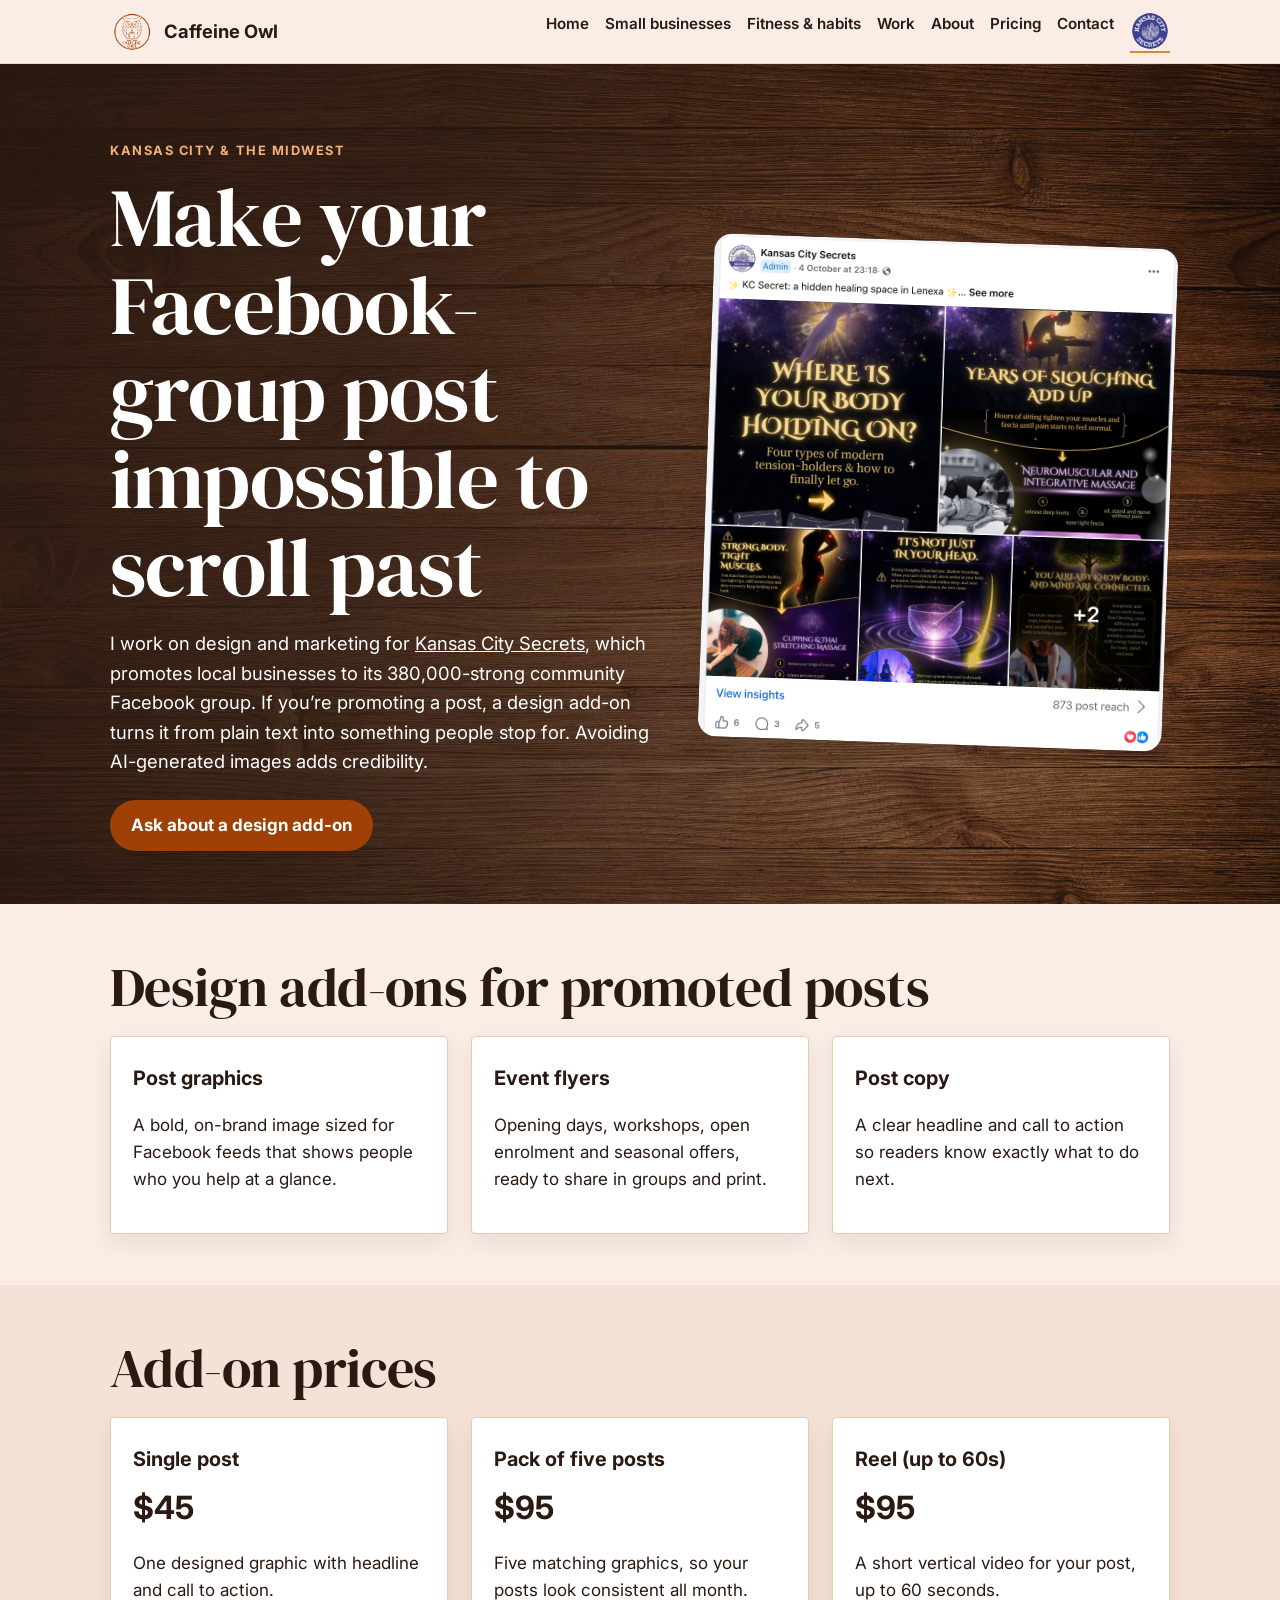
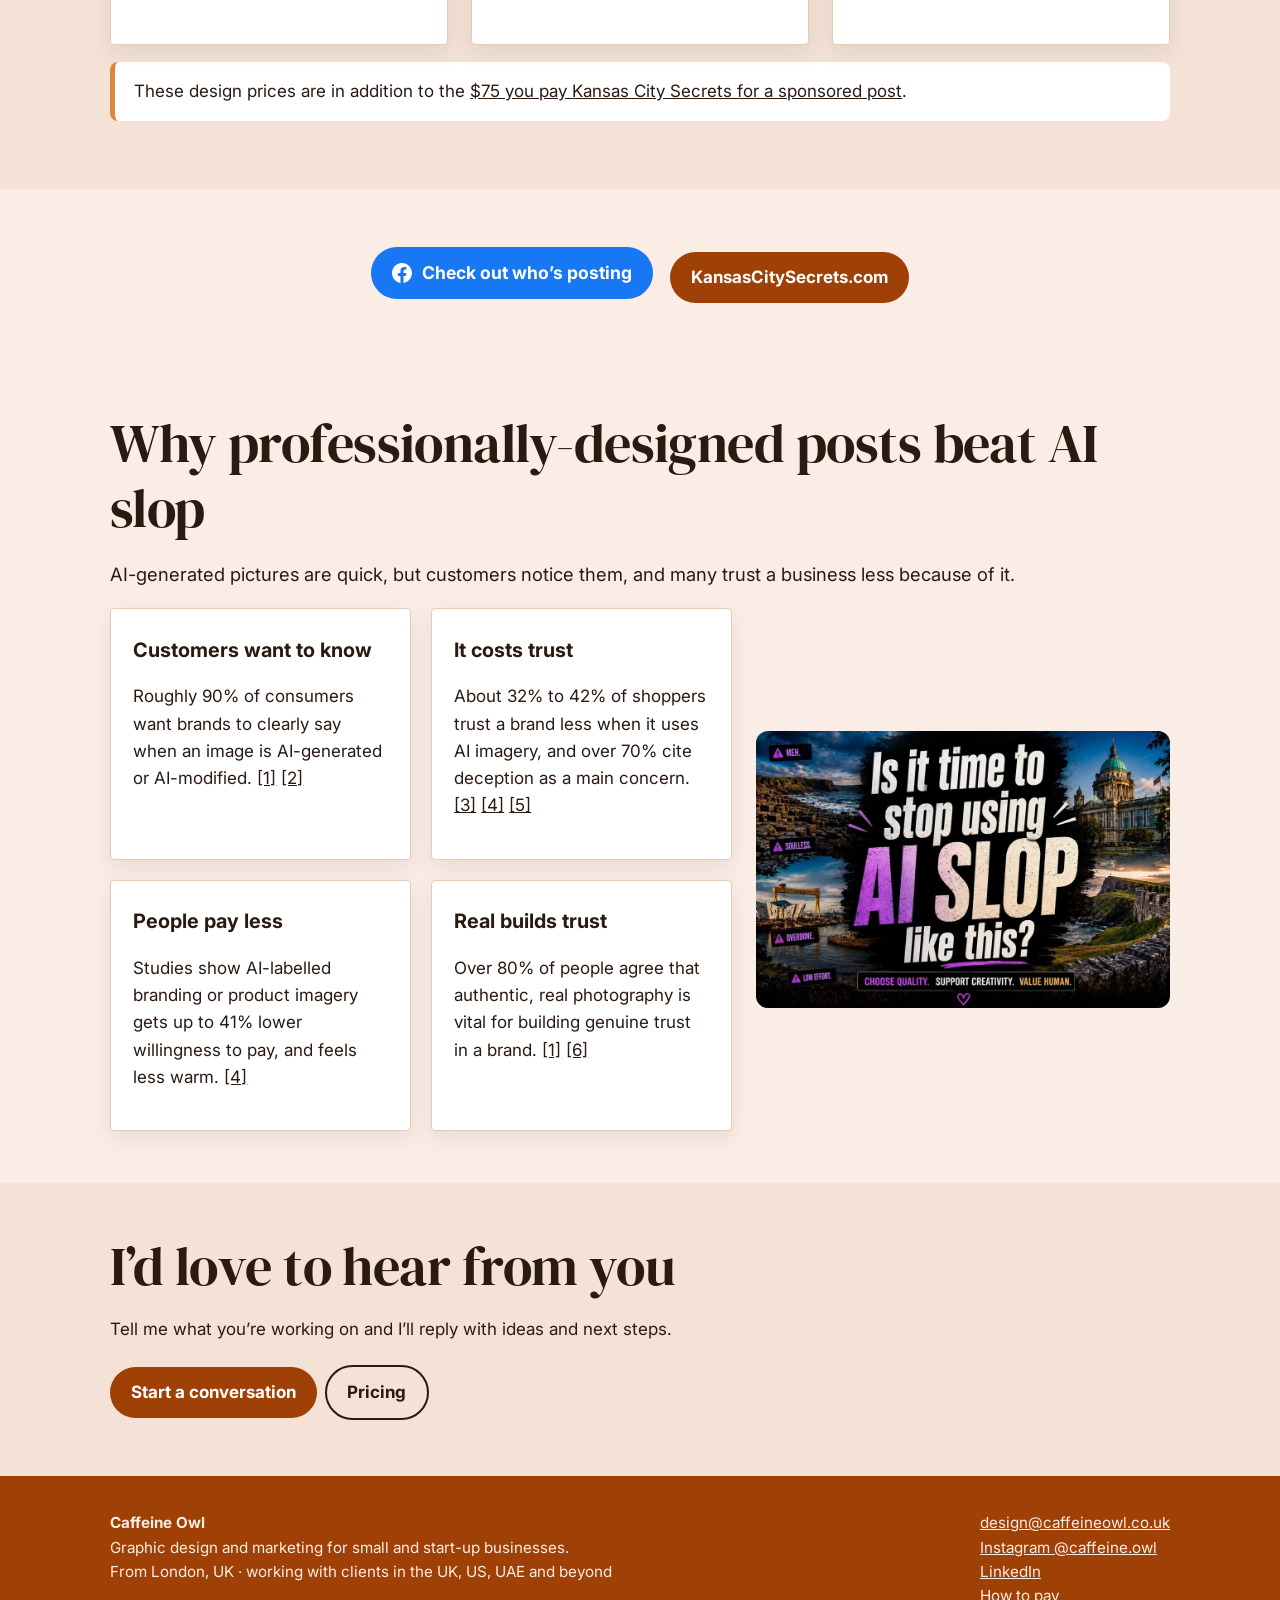
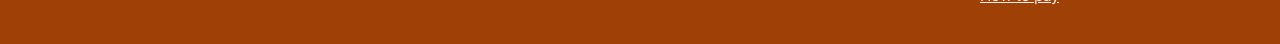
<file: midwest-facebook-groups.html>
<!doctype html>
<html lang="en-GB">
    <head>
        <meta charset="utf-8">
        <meta name="viewport" content="width=device-width,initial-scale=1">
        <title>Midwest Facebook-group businesses | Caffeine Owl</title>
        <meta name="description" content="Design add-ons for Kansas City and Midwest businesses promoting their services in local community Facebook groups.">
        <link rel="canonical" href="https://caffeineowl.co.uk/midwest-facebook-groups.html">
        <meta property="og:type" content="website">
        <meta property="og:site_name" content="Caffeine Owl">
        <meta property="og:title" content="Midwest Facebook-group businesses | Caffeine Owl">
        <meta property="og:description" content="Design add-ons for Kansas City and Midwest businesses promoting their services in local community Facebook groups.">
        <meta property="og:image" content="https://caffeineowl.co.uk/img/og-cover.jpg">
        <meta property="og:locale" content="en_GB">
        <meta name="twitter:card" content="summary_large_image">
        <link rel="icon" href="img/logo.png">
        <link rel="preconnect" href="https://fonts.googleapis.com">
        <link rel="preconnect" href="https://fonts.gstatic.com" crossorigin>
        <link href="css/theme.css" rel="stylesheet" type="text/css">
        <link rel="stylesheet" href="https://fonts.googleapis.com/css2?family=DM+Serif+Display&family=Permanent+Marker&family=Inter:wght@400;600;800&display=swap">
        <link rel="stylesheet" href="style.css">
        <script src="site.js" defer></script>
    </head>
    <body>
        <a class="skip" href="#main">Skip to content</a>
        <header>
            <div class="wrap">
                <a class="brand" href="index.html"><img src="img/logo.png" alt="" width="44" height="44">Caffeine Owl</a>
                <button class="menu-btn" aria-expanded="false" aria-controls="nav" onclick="const n=document.getElementById('nav');n.classList.toggle('open');this.setAttribute('aria-expanded',n.classList.contains('open'))">Menu</button>
                <nav id="nav" aria-label="Main">
                    <ul>
                        <li>
                            <a href="index.html">Home</a>
                        </li>
                        <li>
                            <a href="small-businesses.html">Small businesses</a>
                        </li>
                        <li>
                            <a href="fitness-habits.html">Fitness &amp; habits</a>
                        </li>
                        <li>
                            <a href="work.html">Work</a>
                        </li>
                        <li>
                            <a href="about.html">About</a>
                        </li>
                        <li><a href="pricing.html">Pricing</a></li><li>
                            <a href="contact.html">Contact</a>
                        </li>
                    <li class="kcs-nav"><a href="midwest-facebook-groups.html" aria-current="page" title="Kansas City Secrets Facebook groups" aria-label="Kansas City Secrets Facebook groups"><img src="img/kcs-icon.png" alt="" width="32" height="32"></a></li></ul>
                </nav>
            </div>
        </header>
        <main id="main">
            <section class="hero full parallax" style="--bg:url(img/bg-wood.jpg)">
                <div class="wrap">
                    <div>
                        <p class="eyebrow">Kansas City &amp; the Midwest</p>
                        <h1>Make your Facebook-group post impossible to scroll past</h1>
                        <p class="lead">I work on design and marketing for <a href="https://www.facebook.com/groups/kansascitysecrets" target="_blank">Kansas City Secrets</a>, which promotes local businesses to its 380,000-strong community Facebook group. If you&rsquo;re promoting a post, a design add-on turns it from plain text into something people stop for. Avoiding AI-generated images adds credibility.</p>
                        <a class="btn" href="contact.html">Ask about a design add-on</a>
                    </div>
                    <img class="shot" src="LauraPost.png" alt="Event promotion shown on a phone" loading="lazy" data-pg-alt-review="image">
                </div>
            </section>
            <section>
                <div class="wrap">
                    <h2>Design add-ons for promoted posts</h2>
                    <div class="grid">
                        <div class="card">
                            <h3>Post graphics</h3>
                            <p>A bold, on-brand image sized for Facebook feeds that shows people who you help at a glance.</p>
                        </div>
                        <div class="card">
                            <h3>Event flyers</h3>
                            <p>Opening days, workshops, open enrolment and seasonal offers, ready to share in groups and print.</p>
                        </div>
                        <div class="card">
                            <h3>Post copy</h3>
                            <p>A clear headline and call to action so readers know exactly what to do next.</p>
                        </div>
                    </div>
                </div>
            </section>
            <section class="alt">
                <div class="wrap">
                    <h2>Add-on prices</h2>
                    <div class="grid">
                        <div class="card" data-reveal><h3>Single post</h3><p class="big"><span class="price" data-usd="$45" data-gbp="£35" data-aed="AED 170" data-eur="€45">$45</span></p><p>One designed graphic with headline and call to action.</p></div>
                        <div class="card" data-reveal><h3>Pack of five posts</h3><p class="big"><span class="price" data-usd="$95" data-gbp="£70" data-aed="AED 350" data-eur="€85">$95</span></p><p>Five matching graphics, so your posts look consistent all month.</p></div>
                        <div class="card" data-reveal><h3>Reel (up to 60s)</h3><p class="big"><span class="price" data-usd="$95" data-gbp="£75" data-aed="AED 350" data-eur="€85">$95</span></p><p>A short vertical video for your post, up to 60 seconds.</p></div>
                    </div>
                    <p class="note" data-reveal>These design prices are in addition to the <a href="https://kansascitysecrets.com/advertise.html#rates" target="_blank" rel="noopener">$75 you pay Kansas City Secrets for a sponsored post</a>.</p>
                </div>
            </section>
            <section class="fb-cta">
                <div class="wrap" style="text-align:center">
                    <a class="btn fb-btn" href="https://www.facebook.com/groups/kansascitysecrets" target="_blank" rel="noopener"><svg class="fb-ico" viewBox="0 0 24 24" width="20" height="20" aria-hidden="true"><path fill="currentColor" d="M24 12.07C24 5.4 18.63 0 12 0S0 5.4 0 12.07C0 18.1 4.39 23.1 10.13 24v-8.44H7.08v-3.49h3.05V9.41c0-3.02 1.79-4.69 4.53-4.69 1.31 0 2.68.24 2.68.24v2.97h-1.51c-1.49 0-1.96.93-1.96 1.89v2.25h3.33l-.53 3.49h-2.8V24C19.61 23.1 24 18.1 24 12.07z"/></svg>Check out who&rsquo;s posting</a> <a class="btn" href="https://kansascitysecrets.com/" target="_blank" rel="noopener">KansasCitySecrets.com</a>
                </div>
            </section>
            <section>
                <div class="wrap">
                    <h2>Why professionally-designed posts beat AI slop</h2>
                    <p class="lead">AI-generated pictures are quick, but customers notice them, and many trust a business less because of it.</p>
                    <div class="ai-split"><div class="ai-grid">
                        <div class="card" data-reveal><h3>Customers want to know</h3><p>Roughly 90% of consumers want brands to clearly say when an image is AI-generated or AI-modified. <a href="https://newsroom.gettyimages.com/en/getty-images/nearly-90-of-consumers-want-transparency-on-ai-images-finds-getty-images-report" target="_blank" rel="noopener">[1]</a> <a href="https://www.cxnetwork.com/artificial-intelligence/interviews/ai-generated-images-customer-trust-advertising" target="_blank" rel="noopener">[2]</a></p></div>
                        <div class="card" data-reveal><h3>It costs trust</h3><p>About 32% to 42% of shoppers trust a brand less when it uses AI imagery, and over 70% cite deception as a main concern. <a href="https://www.klaviyo.com/solutions/ai/consumer-trust-in-ai" target="_blank" rel="noopener">[3]</a> <a href="https://www.saltedstone.com/blog/generative-ai-design-credibility-navigating-brand-trust-challenges" target="_blank" rel="noopener">[4]</a> <a href="https://www.squareshot.com/post/should-brands-use-ai-product-images" target="_blank" rel="noopener">[5]</a></p></div>
                        <div class="card" data-reveal><h3>People pay less</h3><p>Studies show AI-labelled branding or product imagery gets up to 41% lower willingness to pay, and feels less warm. <a href="https://www.saltedstone.com/blog/generative-ai-design-credibility-navigating-brand-trust-challenges" target="_blank" rel="noopener">[4]</a></p></div>
                        <div class="card" data-reveal><h3>Real builds trust</h3><p>Over 80% of people agree that authentic, real photography is vital for building genuine trust in a brand. <a href="https://newsroom.gettyimages.com/en/getty-images/nearly-90-of-consumers-want-transparency-on-ai-images-finds-getty-images-report" target="_blank" rel="noopener">[1]</a> <a href="https://www.youtube.com/shorts/JA4Ju4S-ebw" target="_blank" rel="noopener">[6]</a></p></div>
                    </div>
                    <figure class="ai-fig" data-reveal><img src="img/ai-slop.jpg" alt="Example of AI-generated imagery" loading="lazy"></figure></div>
                </div>
            </section>
            <section class="alt">
                <div class="wrap">
                    <h2>I&rsquo;d love to hear from you</h2>
                    <p>Tell me what you&rsquo;re working on and I&rsquo;ll reply with ideas and next steps.</p>
                    <a class="btn" href="contact.html">Start a conversation</a><a class="btn ghost" href="pricing.html">Pricing</a>
                </div>
            </section>
        </main>
        <footer>
            <div class="wrap">
                <div>
                    <strong>Caffeine Owl</strong><br>Graphic design and marketing for small and start-up businesses.<br>From London, UK · working with clients in the UK, US, UAE and beyond
                </div>
                <div>
                    <a href="mailto:design@caffeineowl.co.uk">design@caffeineowl.co.uk</a><br><a href="https://www.instagram.com/caffeine.owl">Instagram @caffeine.owl</a><br><a href="https://www.linkedin.com/in/ahuvlondon/">LinkedIn</a><br><a href="https://pay.caffeineowl.co.uk/">How to pay</a>
                </div>
            </div>
        </footer>
    </body>
</html>
</file>
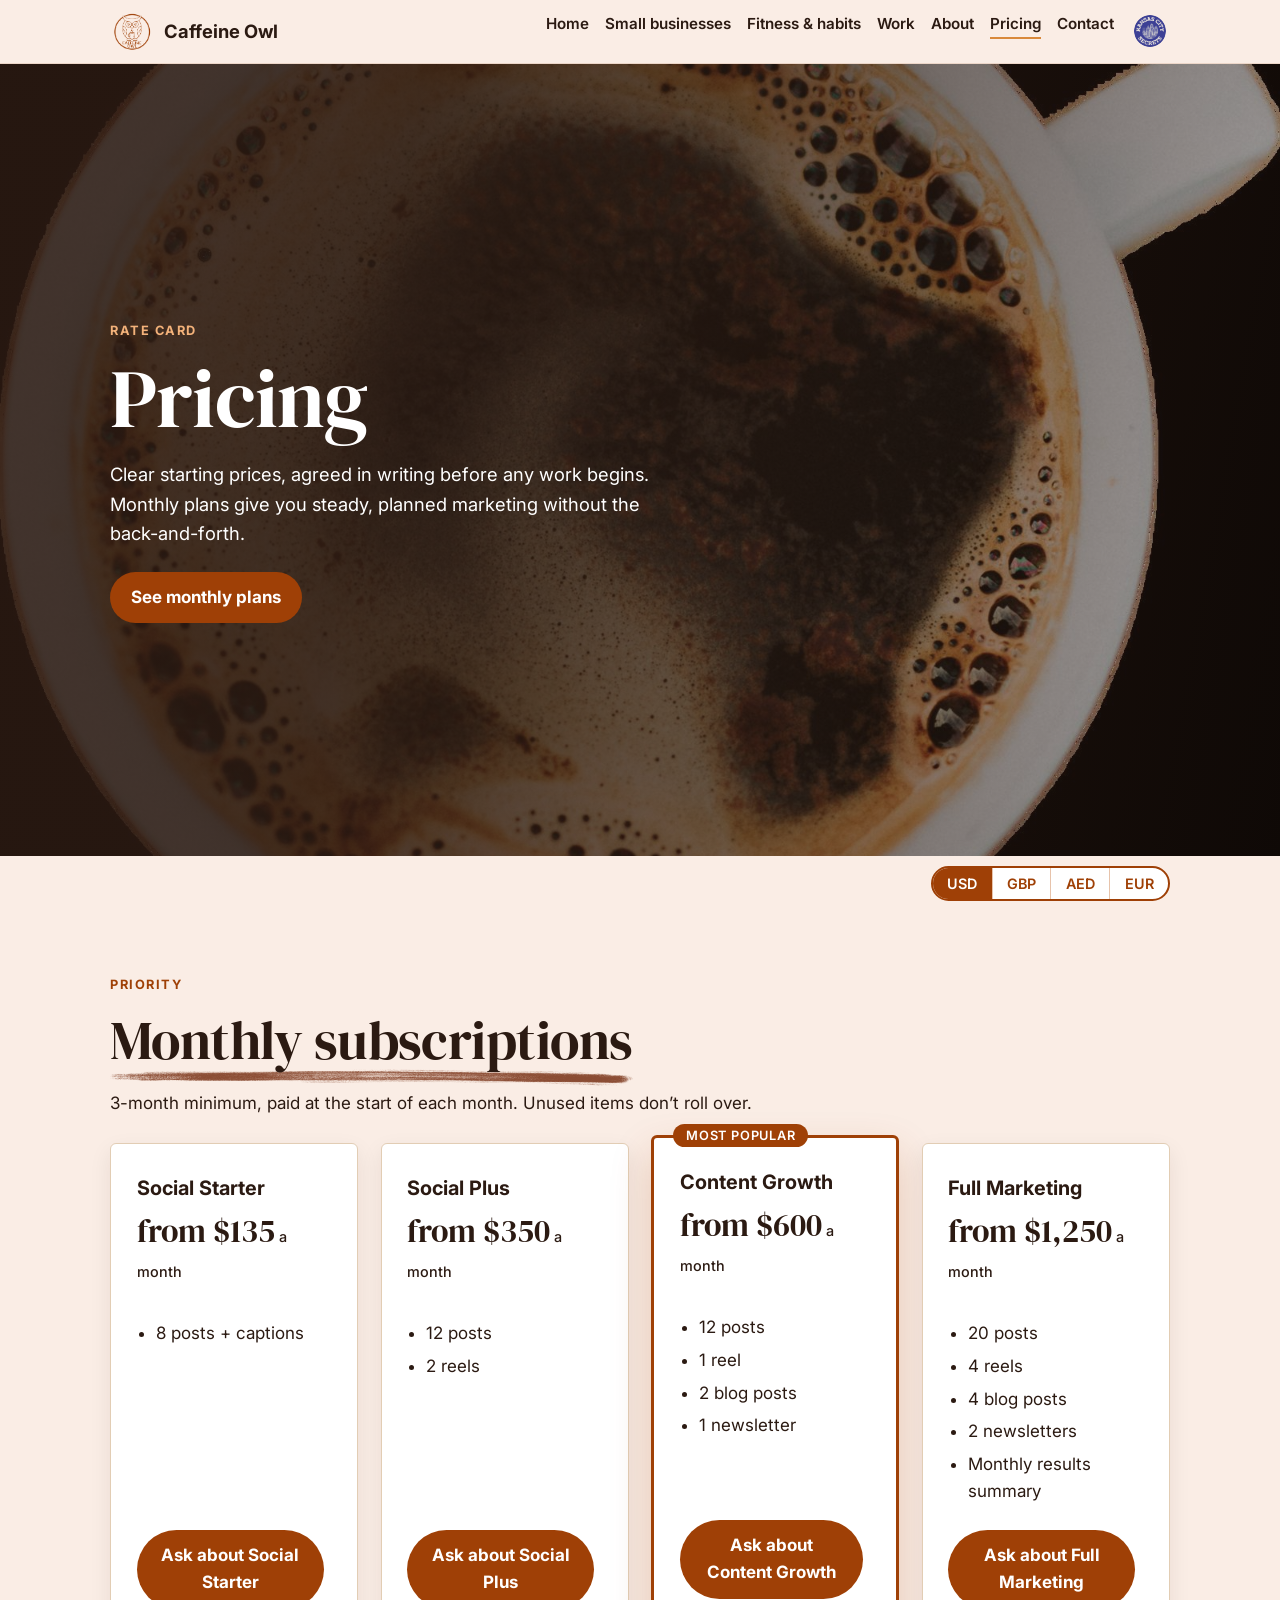
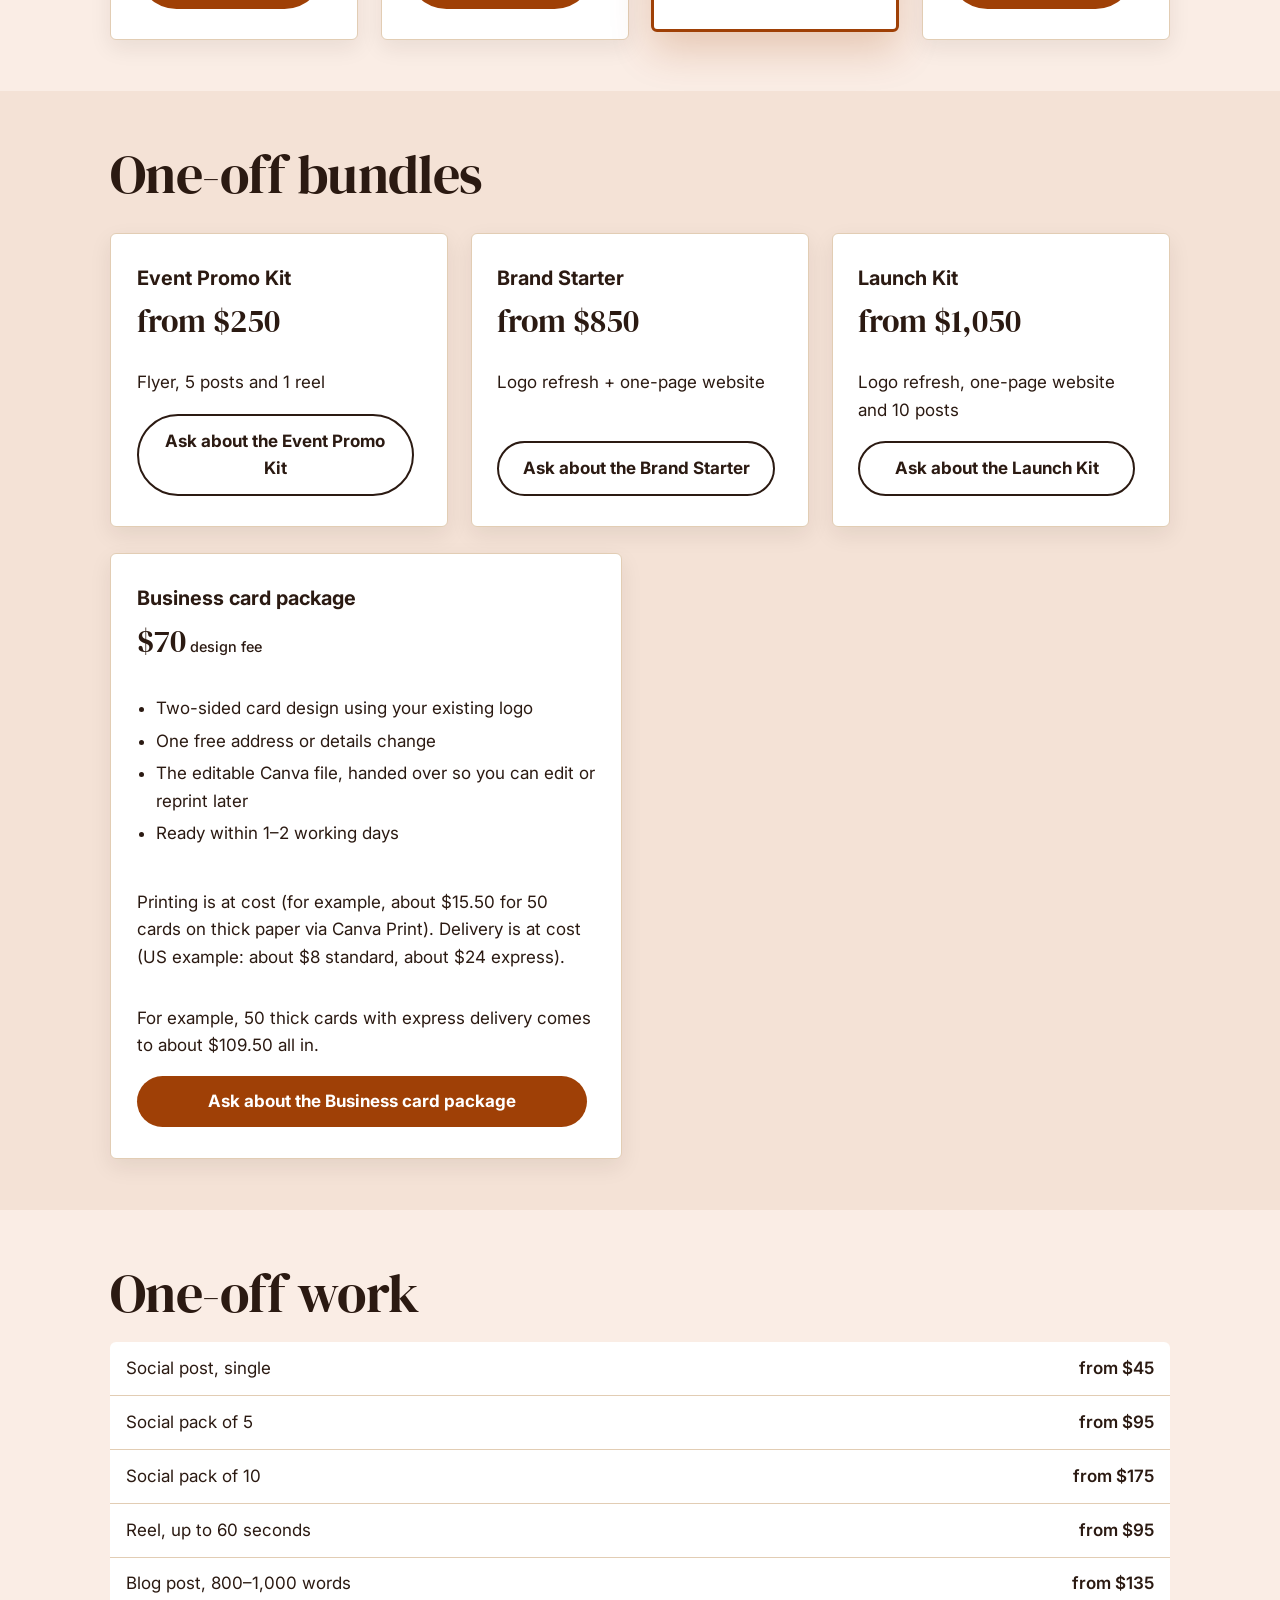
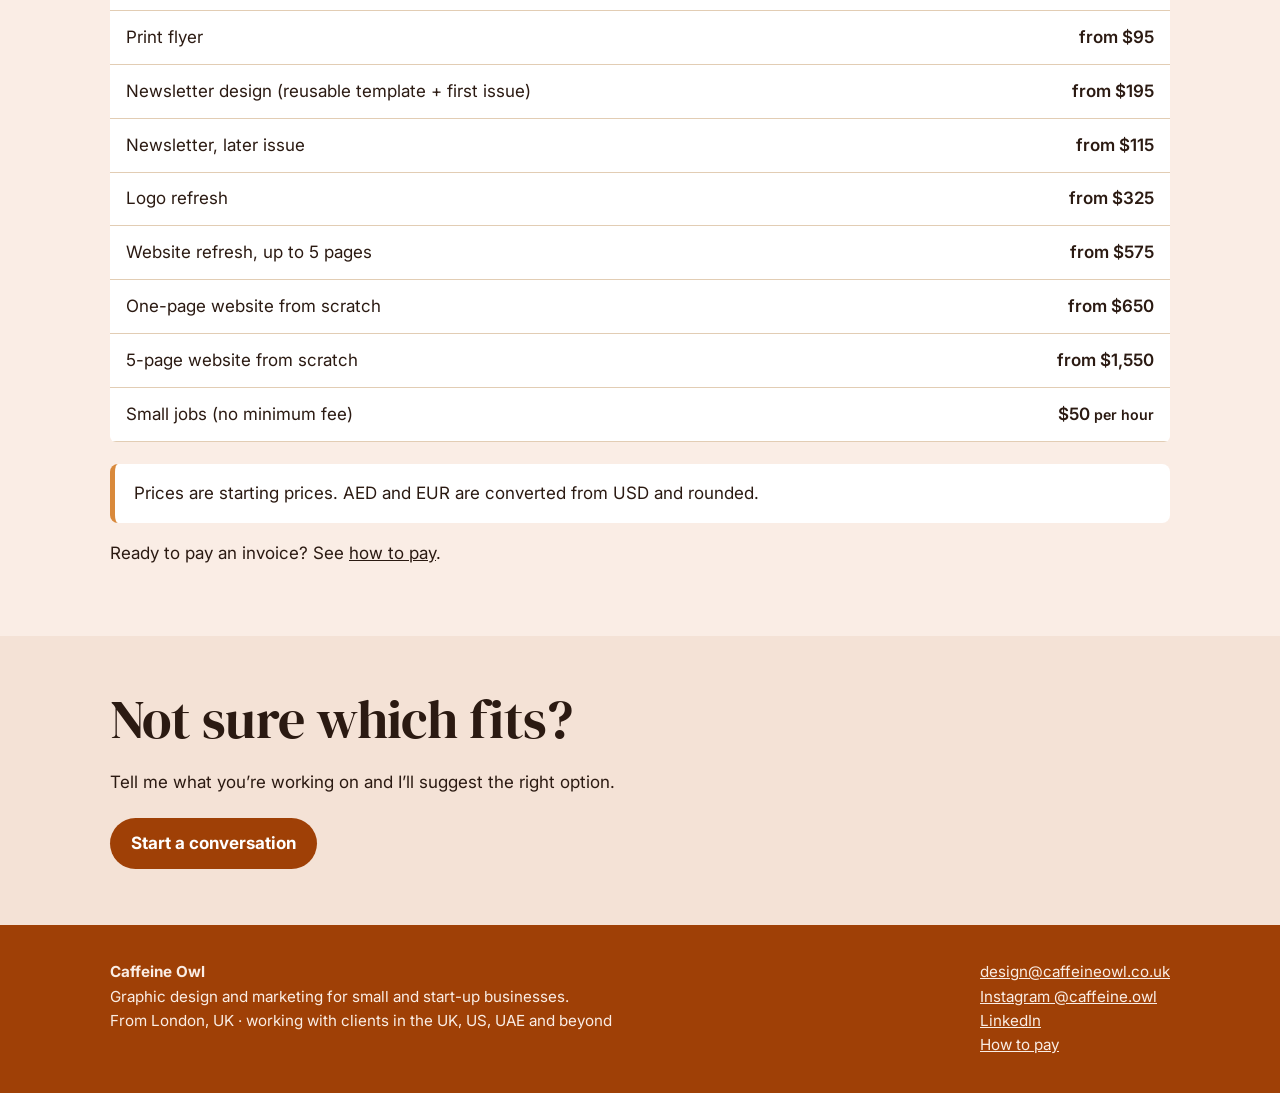
<file: pricing.html>
<!doctype html><html lang="en-GB"><head><meta charset="utf-8"><meta name="viewport" content="width=device-width,initial-scale=1">
<title>Pricing | Caffeine Owl</title><meta name="description" content="Caffeine Owl rate card: starting prices for monthly marketing subscriptions, bundles and one-off design work.">
<link rel="canonical" href="https://caffeineowl.co.uk/pricing.html">
<meta property="og:type" content="website"><meta property="og:site_name" content="Caffeine Owl"><meta property="og:title" content="Pricing | Caffeine Owl"><meta property="og:description" content="Caffeine Owl rate card: monthly marketing subscriptions, bundles and one-off design work."><meta property="og:image" content="https://caffeineowl.co.uk/img/og-cover.jpg"><meta property="og:locale" content="en_GB"><meta name="twitter:card" content="summary_large_image">
<link rel="icon" href="img/logo.png"><link rel="preconnect" href="https://fonts.googleapis.com"><link rel="preconnect" href="https://fonts.gstatic.com" crossorigin><link rel="stylesheet" href="https://fonts.googleapis.com/css2?family=DM+Serif+Display&family=Permanent+Marker&family=Inter:wght@400;600;800&display=swap"><link rel="stylesheet" href="style.css"><script src="site.js" defer></script></head><body>
<a class="skip" href="#main">Skip to content</a>
<header><div class="wrap"><a class="brand" href="index.html"><img src="img/logo.png" alt="" width="44" height="44">Caffeine Owl</a>
<button class="menu-btn" aria-expanded="false" aria-controls="nav" onclick="const n=document.getElementById('nav');n.classList.toggle('open');this.setAttribute('aria-expanded',n.classList.contains('open'))">Menu</button>
<nav id="nav" aria-label="Main"><ul><li><a href="index.html">Home</a></li><li><a href="small-businesses.html">Small businesses</a></li><li><a href="fitness-habits.html">Fitness &amp; habits</a></li><li><a href="work.html">Work</a></li><li><a href="pricing.html">About</a></li><li><a href="pricing.html" aria-current="page">Pricing</a></li><li><a href="contact.html">Contact</a></li><li class="kcs-nav"><a href="midwest-facebook-groups.html" title="Kansas City Secrets Facebook groups" aria-label="Kansas City Secrets Facebook groups"><img src="img/kcs-icon.png" alt="" width="32" height="32"></a></li></ul></nav></div></header>
<main id="main"><!-- AED and EUR converted from USD at build time. Rates: 1 USD = 3.6725 AED, 0.890292 EUR (open.er-api.com, updated Thu 22 Oct 2026 00:02 UTC). Rounded UP: next 5 under 200, next 10 for 200–1,000, next 50 above 1,000. -->
<section class="hero full parallax" style="--bg:url(img/bg-coffee-mug.jpg)"><div class="wrap"><div><p class="eyebrow">Rate card</p><h1>Pricing</h1><p class="lead">Clear starting prices, agreed in writing before any work begins. Monthly plans give you steady, planned marketing without the back-and-forth.</p><a class="btn" href="#subscriptions">See monthly plans</a></div></div></section>
<div class="curbar"><div class="wrap"><div class="cur" role="group" aria-label="Currency"><button type="button" data-cur="usd" aria-pressed="true">USD</button><button type="button" data-cur="gbp" aria-pressed="false">GBP</button><button type="button" data-cur="aed" aria-pressed="false">AED</button><button type="button" data-cur="eur" aria-pressed="false">EUR</button></div></div></div>
<section id="subscriptions"><div class="wrap"><p class="eyebrow">Priority</p><h2 class="display"><span class="ul">Monthly subscriptions</span></h2><p>3-month minimum, paid at the start of each month. Unused items don&rsquo;t roll over.</p><div class="plans"><article class="plan"><h3>Social Starter</h3><p class="amt">from <span class="price" data-usd="$135" data-gbp="£100" data-aed="AED 500" data-eur="€125">$135</span><small> a month</small></p><ul class="ticks"><li>8 posts + captions</li></ul><a class="btn" href="mailto:design@caffeineowl.co.uk?subject=Social%20Starter%20enquiry">Ask about Social Starter</a></article><article class="plan"><h3>Social Plus</h3><p class="amt">from <span class="price" data-usd="$350" data-gbp="£260" data-aed="AED 1,300" data-eur="€320">$350</span><small> a month</small></p><ul class="ticks"><li>12 posts</li><li>2 reels</li></ul><a class="btn" href="mailto:design@caffeineowl.co.uk?subject=Social%20Plus%20enquiry">Ask about Social Plus</a></article><article class="plan pop"><p class=badge>Most popular</p><h3>Content Growth</h3><p class="amt">from <span class="price" data-usd="$600" data-gbp="£450" data-aed="AED 2,250" data-eur="€540">$600</span><small> a month</small></p><ul class="ticks"><li>12 posts</li><li>1 reel</li><li>2 blog posts</li><li>1 newsletter</li></ul><a class="btn" href="mailto:design@caffeineowl.co.uk?subject=Content%20Growth%20enquiry">Ask about Content Growth</a></article><article class="plan"><h3>Full Marketing</h3><p class="amt">from <span class="price" data-usd="$1,250" data-gbp="£950" data-aed="AED 4,600" data-eur="€1,150">$1,250</span><small> a month</small></p><ul class="ticks"><li>20 posts</li><li>4 reels</li><li>4 blog posts</li><li>2 newsletters</li><li>Monthly results summary</li></ul><a class="btn" href="mailto:design@caffeineowl.co.uk?subject=Full%20Marketing%20enquiry">Ask about Full Marketing</a></article></div></div></section>
<section class="alt"><div class="wrap"><h2 class="display">One-off bundles</h2><div class="plans three"><article class="plan"><h3>Event Promo Kit</h3><p class="amt">from <span class="price" data-usd="$250" data-gbp="£185" data-aed="AED 920" data-eur="€230">$250</span></p><p>Flyer, 5 posts and 1 reel</p><a class="btn ghost" href="mailto:design@caffeineowl.co.uk?subject=Event%20Promo%20Kit%20enquiry">Ask about the Event Promo Kit</a></article><article class="plan"><h3>Brand Starter</h3><p class="amt">from <span class="price" data-usd="$850" data-gbp="£650" data-aed="AED 3,150" data-eur="€760">$850</span></p><p>Logo refresh + one-page website</p><a class="btn ghost" href="mailto:design@caffeineowl.co.uk?subject=Brand%20Starter%20enquiry">Ask about the Brand Starter</a></article><article class="plan"><h3>Launch Kit</h3><p class="amt">from <span class="price" data-usd="$1,050" data-gbp="£800" data-aed="AED 3,900" data-eur="€940">$1,050</span></p><p>Logo refresh, one-page website and 10 posts</p><a class="btn ghost" href="mailto:design@caffeineowl.co.uk?subject=Launch%20Kit%20enquiry">Ask about the Launch Kit</a></article></div><div class="plans single"><article class="plan" id="business-card-package"><h3>Business card package</h3><p class="amt"><span class="price" data-usd="$70" data-gbp="£55" data-aed="AED 260" data-eur="€65">$70</span><small> design fee</small></p><ul class="ticks"><li>Two-sided card design using your existing logo</li><li>One free address or details change</li><li>The editable Canva file, handed over so you can edit or reprint later</li><li>Ready within 1&ndash;2 working days</li></ul><p>Printing is at cost (for example, about $15.50 for 50 cards on thick paper via Canva Print). Delivery is at cost (US example: about $8 standard, about $24 express).</p><p>For example, 50 thick cards with express delivery comes to about $109.50 all in.</p><a class="btn" href="mailto:design@caffeineowl.co.uk?subject=Business%20card%20package%20enquiry">Ask about the Business card package</a></article></div></div></section>
<section><div class="wrap"><h2 class="display">One-off work</h2><table class="rates"><caption class="sr">One-off starting prices</caption><tr><th scope="row">Social post, single</th><td>from <span class="price" data-usd="$45" data-gbp="£35" data-aed="AED 170" data-eur="€45">$45</span></td></tr><tr><th scope="row">Social pack of 5</th><td>from <span class="price" data-usd="$95" data-gbp="£70" data-aed="AED 350" data-eur="€85">$95</span></td></tr><tr><th scope="row">Social pack of 10</th><td>from <span class="price" data-usd="$175" data-gbp="£130" data-aed="AED 650" data-eur="€160">$175</span></td></tr><tr><th scope="row">Reel, up to 60 seconds</th><td>from <span class="price" data-usd="$95" data-gbp="£75" data-aed="AED 350" data-eur="€85">$95</span></td></tr><tr><th scope="row">Blog post, 800–1,000 words</th><td>from <span class="price" data-usd="$135" data-gbp="£100" data-aed="AED 500" data-eur="€125">$135</span></td></tr><tr><th scope="row">Print flyer</th><td>from <span class="price" data-usd="$95" data-gbp="£70" data-aed="AED 350" data-eur="€85">$95</span></td></tr><tr><th scope="row">Newsletter design (reusable template + first issue)</th><td>from <span class="price" data-usd="$195" data-gbp="£150" data-aed="AED 720" data-eur="€175">$195</span></td></tr><tr><th scope="row">Newsletter, later issue</th><td>from <span class="price" data-usd="$115" data-gbp="£90" data-aed="AED 430" data-eur="€105">$115</span></td></tr><tr><th scope="row">Logo refresh</th><td>from <span class="price" data-usd="$325" data-gbp="£250" data-aed="AED 1,200" data-eur="€290">$325</span></td></tr><tr><th scope="row">Website refresh, up to 5 pages</th><td>from <span class="price" data-usd="$575" data-gbp="£450" data-aed="AED 2,150" data-eur="€520">$575</span></td></tr><tr><th scope="row">One-page website from scratch</th><td>from <span class="price" data-usd="$650" data-gbp="£500" data-aed="AED 2,400" data-eur="€580">$650</span></td></tr><tr><th scope="row">5-page website from scratch</th><td>from <span class="price" data-usd="$1,550" data-gbp="£1,200" data-aed="AED 5,700" data-eur="€1,400">$1,550</span></td></tr><tr><th scope="row">Small jobs (no minimum fee)</th><td><span class="price" data-usd="$50" data-gbp="£40" data-aed="AED 185" data-eur="€45">$50</span><small> per hour</small></td></tr></table>
<p class="note">Prices are starting prices. AED and EUR are converted from USD and rounded.</p>
<p>Ready to pay an invoice? See <a href="https://pay.caffeineowl.co.uk">how to pay</a>.</p></div></section>
<section class="alt"><div class="wrap"><h2>Not sure which fits?</h2><p>Tell me what you&rsquo;re working on and I&rsquo;ll suggest the right option.</p><a class="btn" href="contact.html">Start a conversation</a></div></section></main>
<footer><div class="wrap"><div><strong>Caffeine Owl</strong><br>Graphic design and marketing for small and start-up businesses.<br>From London, UK · working with clients in the UK, US, UAE and beyond</div>
<div><a href="mailto:design@caffeineowl.co.uk">design@caffeineowl.co.uk</a><br><a href="https://www.instagram.com/caffeine.owl">Instagram @caffeine.owl</a><br><a href="https://www.linkedin.com/in/ahuvlondon/">LinkedIn</a><br><a href="https://pay.caffeineowl.co.uk/">How to pay</a></div></div></footer>
</body></html>
</file>
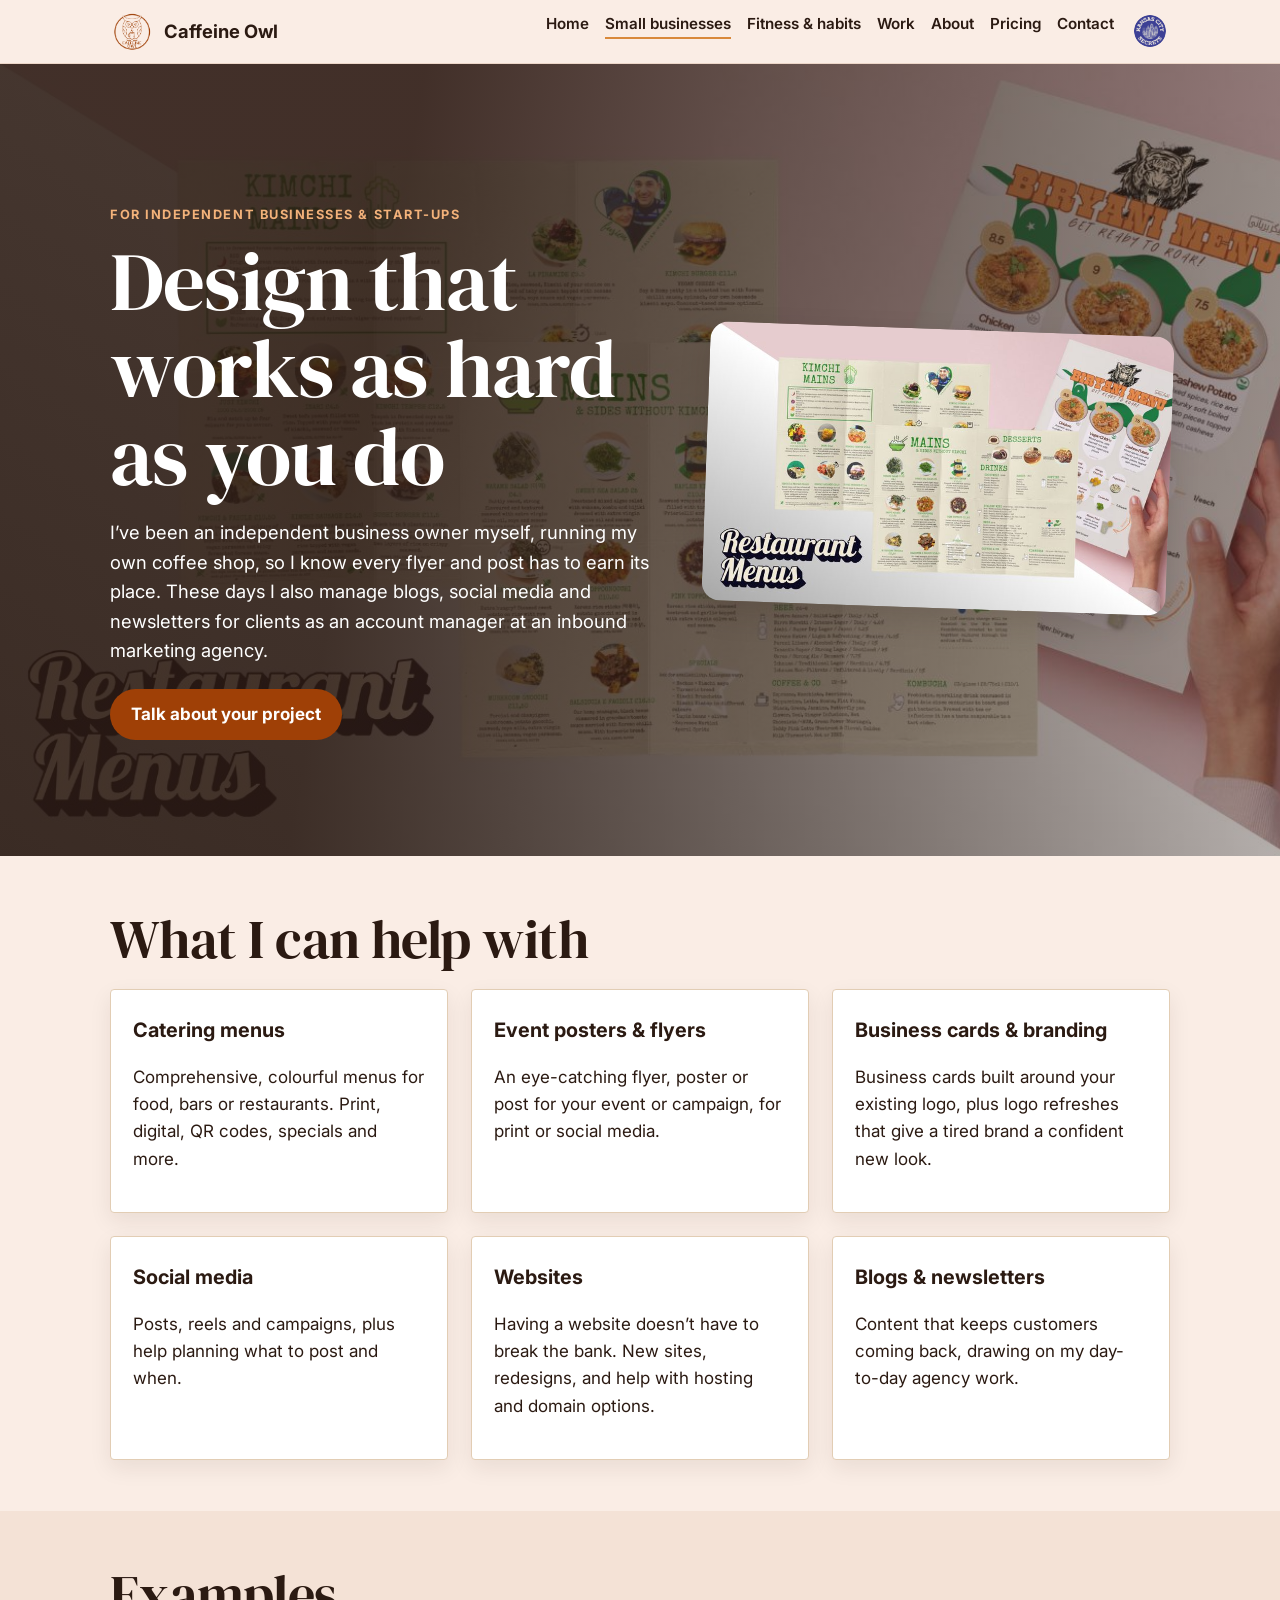
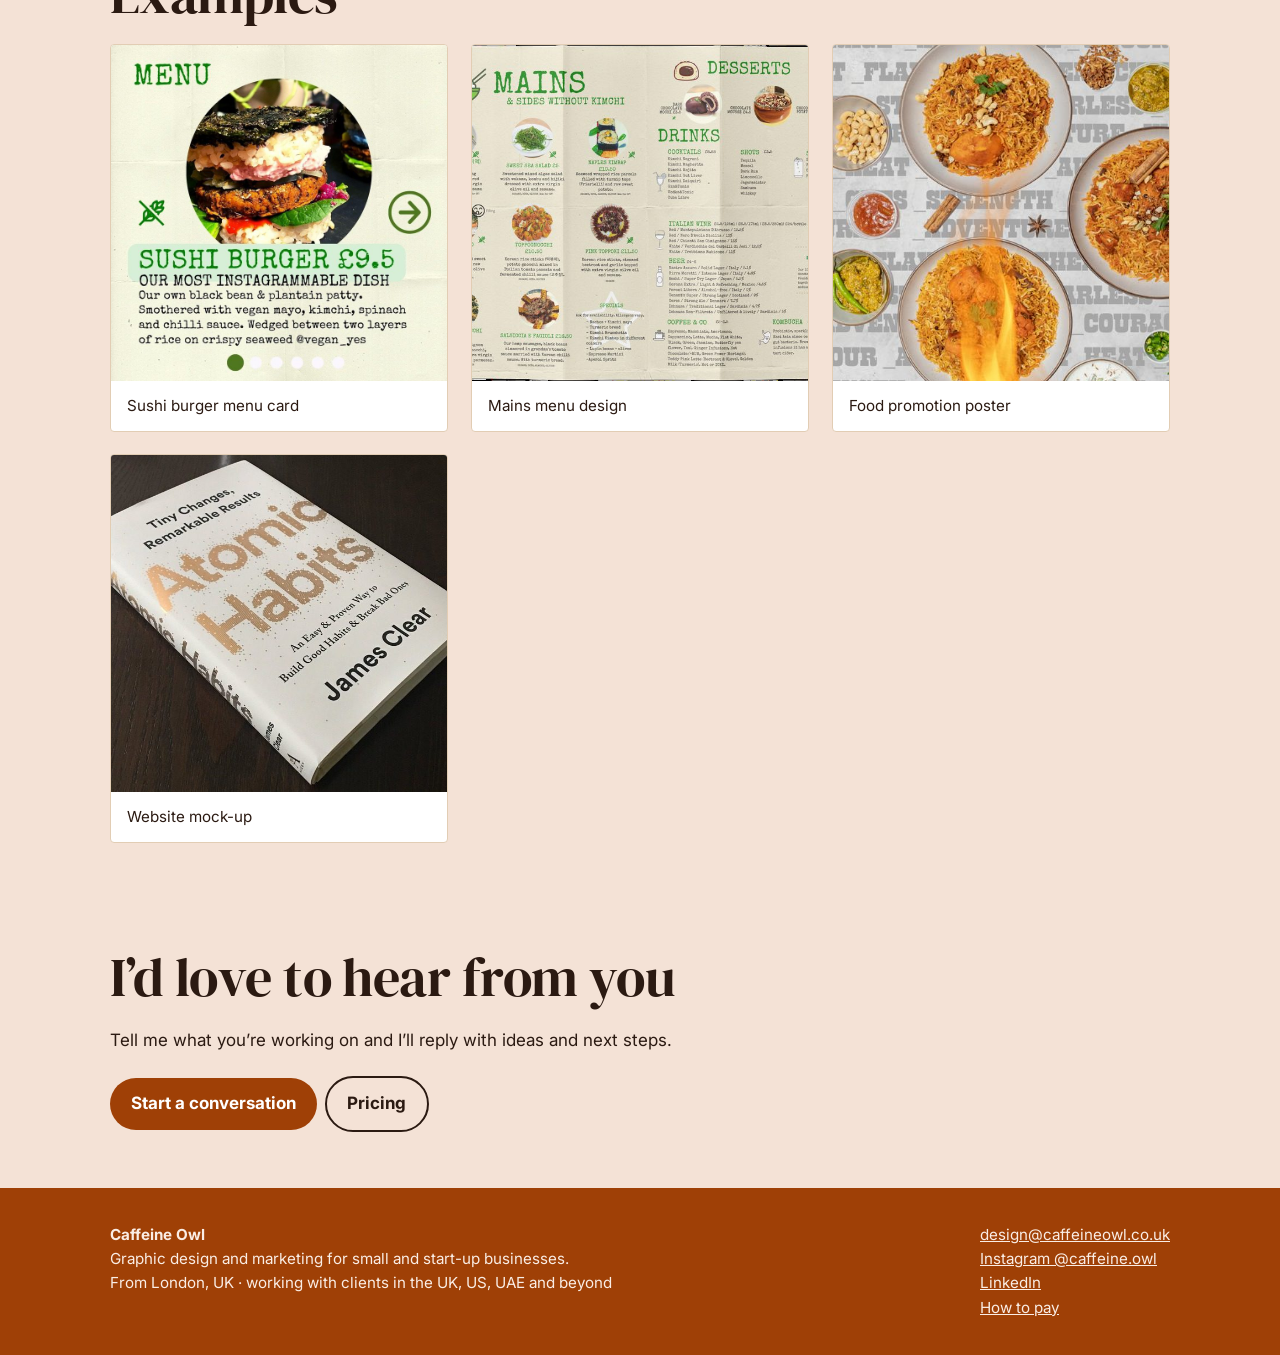
<file: small-businesses.html>
<!doctype html><html lang="en-GB"><head><meta charset="utf-8"><meta name="viewport" content="width=device-width,initial-scale=1">
<title>Small businesses | Caffeine Owl</title><meta name="description" content="Menus, flyers, posters, business cards, social media and affordable websites for independent businesses and start-ups.">
<link rel="canonical" href="https://caffeineowl.co.uk/small-businesses.html">
<meta property="og:type" content="website"><meta property="og:site_name" content="Caffeine Owl"><meta property="og:title" content="Small businesses | Caffeine Owl"><meta property="og:description" content="Menus, flyers, posters, business cards, social media and affordable websites for independent businesses and start-ups."><meta property="og:image" content="https://caffeineowl.co.uk/img/og-cover.jpg"><meta property="og:locale" content="en_GB"><meta name="twitter:card" content="summary_large_image">
<link rel="icon" href="img/logo.png"><link rel="preconnect" href="https://fonts.googleapis.com"><link rel="preconnect" href="https://fonts.gstatic.com" crossorigin><link rel="stylesheet" href="https://fonts.googleapis.com/css2?family=DM+Serif+Display&family=Permanent+Marker&family=Inter:wght@400;600;800&display=swap"><link rel="stylesheet" href="style.css"><script src="site.js" defer></script></head><body>
<a class="skip" href="#main">Skip to content</a>
<header><div class="wrap"><a class="brand" href="index.html"><img src="img/logo.png" alt="" width="44" height="44">Caffeine Owl</a>
<button class="menu-btn" aria-expanded="false" aria-controls="nav" onclick="const n=document.getElementById('nav');n.classList.toggle('open');this.setAttribute('aria-expanded',n.classList.contains('open'))">Menu</button>
<nav id="nav" aria-label="Main"><ul><li><a href="index.html">Home</a></li><li><a href="small-businesses.html" aria-current="page">Small businesses</a></li><li><a href="fitness-habits.html">Fitness &amp; habits</a></li><li><a href="work.html">Work</a></li><li><a href="about.html">About</a></li><li><a href="pricing.html">Pricing</a></li><li><a href="contact.html">Contact</a></li><li class="kcs-nav"><a href="midwest-facebook-groups.html" title="Kansas City Secrets Facebook groups" aria-label="Kansas City Secrets Facebook groups"><img src="img/kcs-icon.png" alt="" width="32" height="32"></a></li></ul></nav></div></header>
<main id="main">
<section class="hero full parallax" style="--bg:url(img/bg-menus.jpg)"><div class="wrap"><div><p class="eyebrow">For independent businesses &amp; start-ups</p><h1>Design that works as hard as you do</h1>
<p class="lead">I&rsquo;ve been an independent business owner myself, running my own coffee shop, so I know every flyer and post has to earn its place. These days I also manage blogs, social media and newsletters for clients as an account manager at an inbound marketing agency.</p><a class="btn" href="contact.html">Talk about your project</a></div>
<img class="shot" src="img/restaurant-menus.jpg" alt="Restaurant menu designs" loading="lazy"></div></section>
<section><div class="wrap"><h2>What I can help with</h2><div class="grid">
<div class="card"><h3>Catering menus</h3><p>Comprehensive, colourful menus for food, bars or restaurants. Print, digital, QR codes, specials and more.</p></div>
<div class="card"><h3>Event posters &amp; flyers</h3><p>An eye-catching flyer, poster or post for your event or campaign, for print or social media.</p></div>
<div class="card"><h3>Business cards &amp; branding</h3><p>Business cards built around your existing logo, plus logo refreshes that give a tired brand a confident new look.</p></div>
<div class="card"><h3>Social media</h3><p>Posts, reels and campaigns, plus help planning what to post and when.</p></div>
<div class="card"><h3>Websites</h3><p>Having a website doesn&rsquo;t have to break the bank. New sites, redesigns, and help with hosting and domain options.</p></div>
<div class="card"><h3>Blogs &amp; newsletters</h3><p>Content that keeps customers coming back, drawing on my day-to-day agency work.</p></div>
</div></div></section>
<section class="alt"><div class="wrap work"><h2>Examples</h2><div class="grid"><figure><img src="img/sushi-menu.jpg" alt="Sushi burger menu card" loading="lazy"><figcaption>Sushi burger menu card</figcaption></figure><figure><img src="img/mains-menu.jpg" alt="Mains menu design" loading="lazy"><figcaption>Mains menu design</figcaption></figure><figure><img src="img/food-poster.jpg" alt="Food promotion poster" loading="lazy"><figcaption>Food promotion poster</figcaption></figure><figure><img src="img/website-mockup.jpg" alt="Website mock-up" loading="lazy"><figcaption>Website mock-up</figcaption></figure></div></div></section><section class="alt"><div class="wrap"><h2>I&rsquo;d love to hear from you</h2><p>Tell me what you&rsquo;re working on and I&rsquo;ll reply with ideas and next steps.</p><a class="btn" href="contact.html">Start a conversation</a><a class="btn ghost" href="pricing.html">Pricing</a></div></section></main>
<footer><div class="wrap"><div><strong>Caffeine Owl</strong><br>Graphic design and marketing for small and start-up businesses.<br>From London, UK · working with clients in the UK, US, UAE and beyond</div>
<div><a href="mailto:design@caffeineowl.co.uk">design@caffeineowl.co.uk</a><br><a href="https://www.instagram.com/caffeine.owl">Instagram @caffeine.owl</a><br><a href="https://www.linkedin.com/in/ahuvlondon/">LinkedIn</a><br><a href="https://pay.caffeineowl.co.uk/">How to pay</a></div></div></footer>
</body></html>
</file>
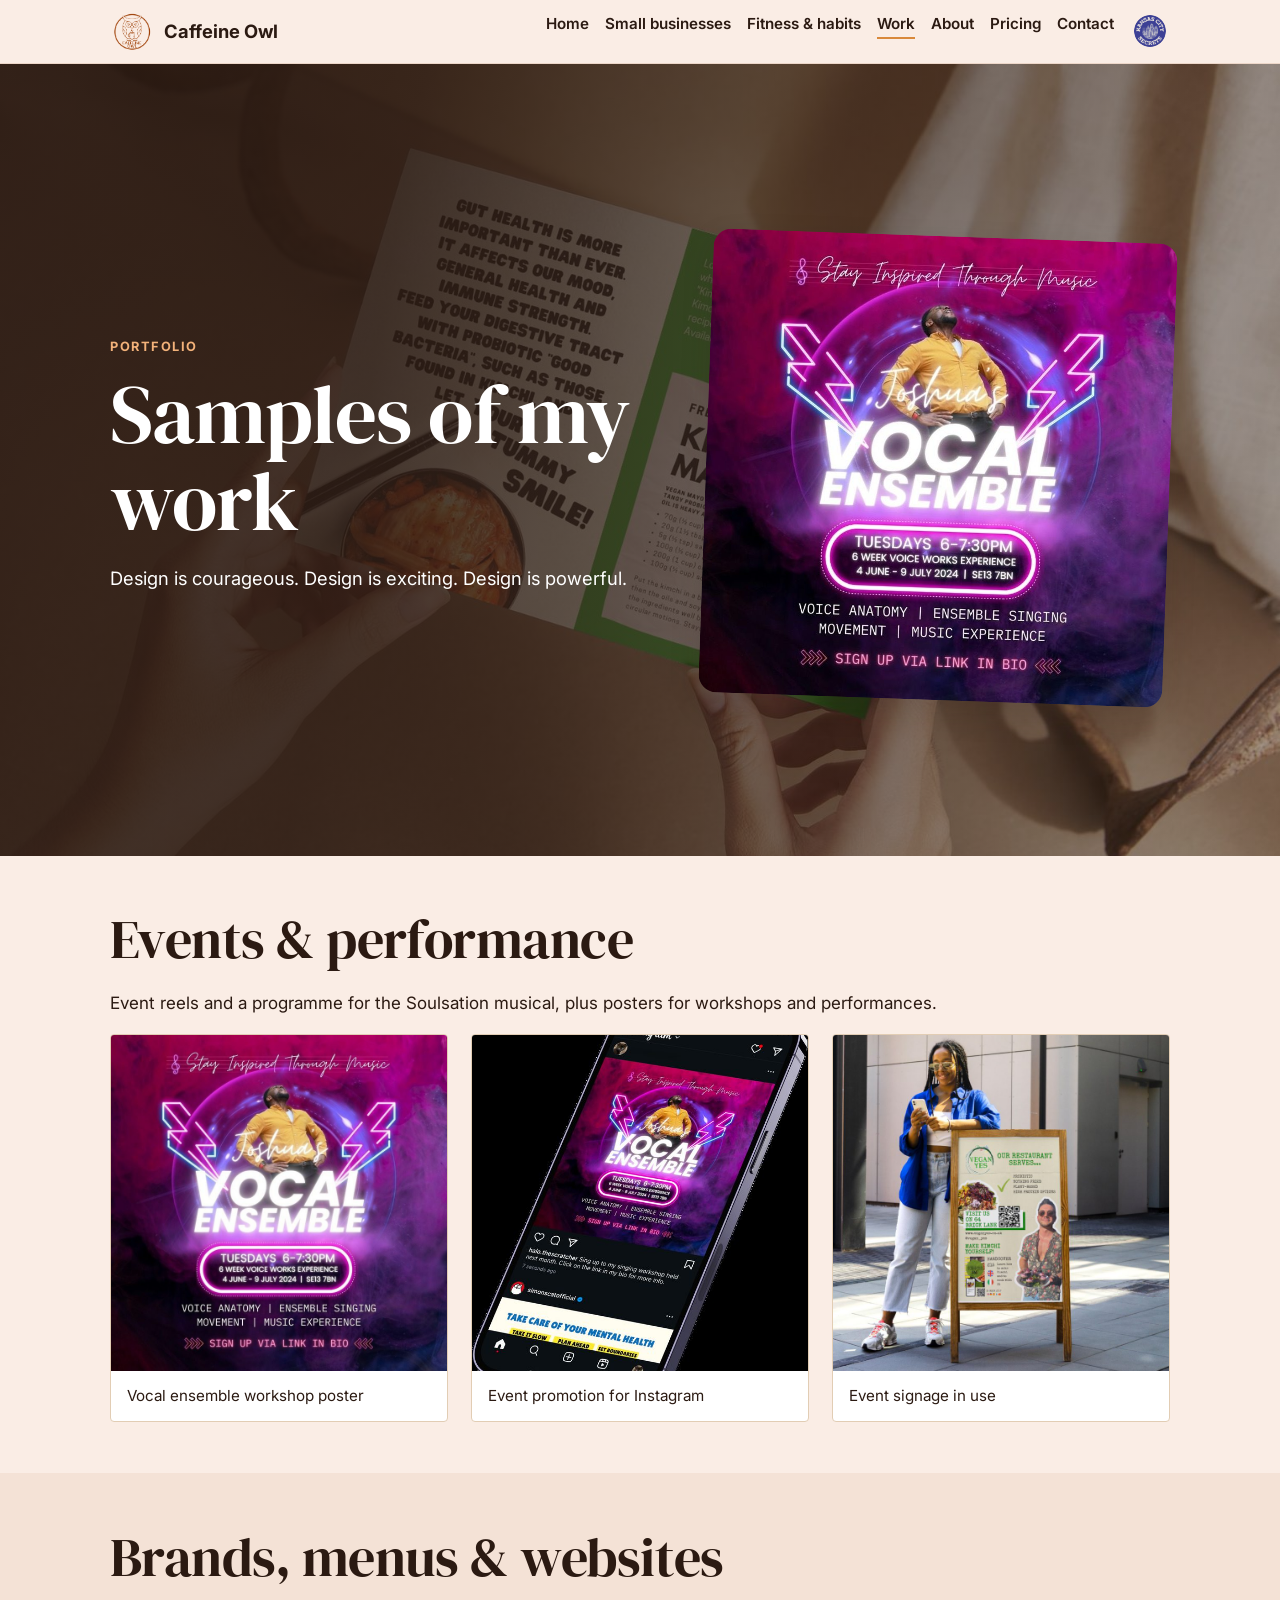
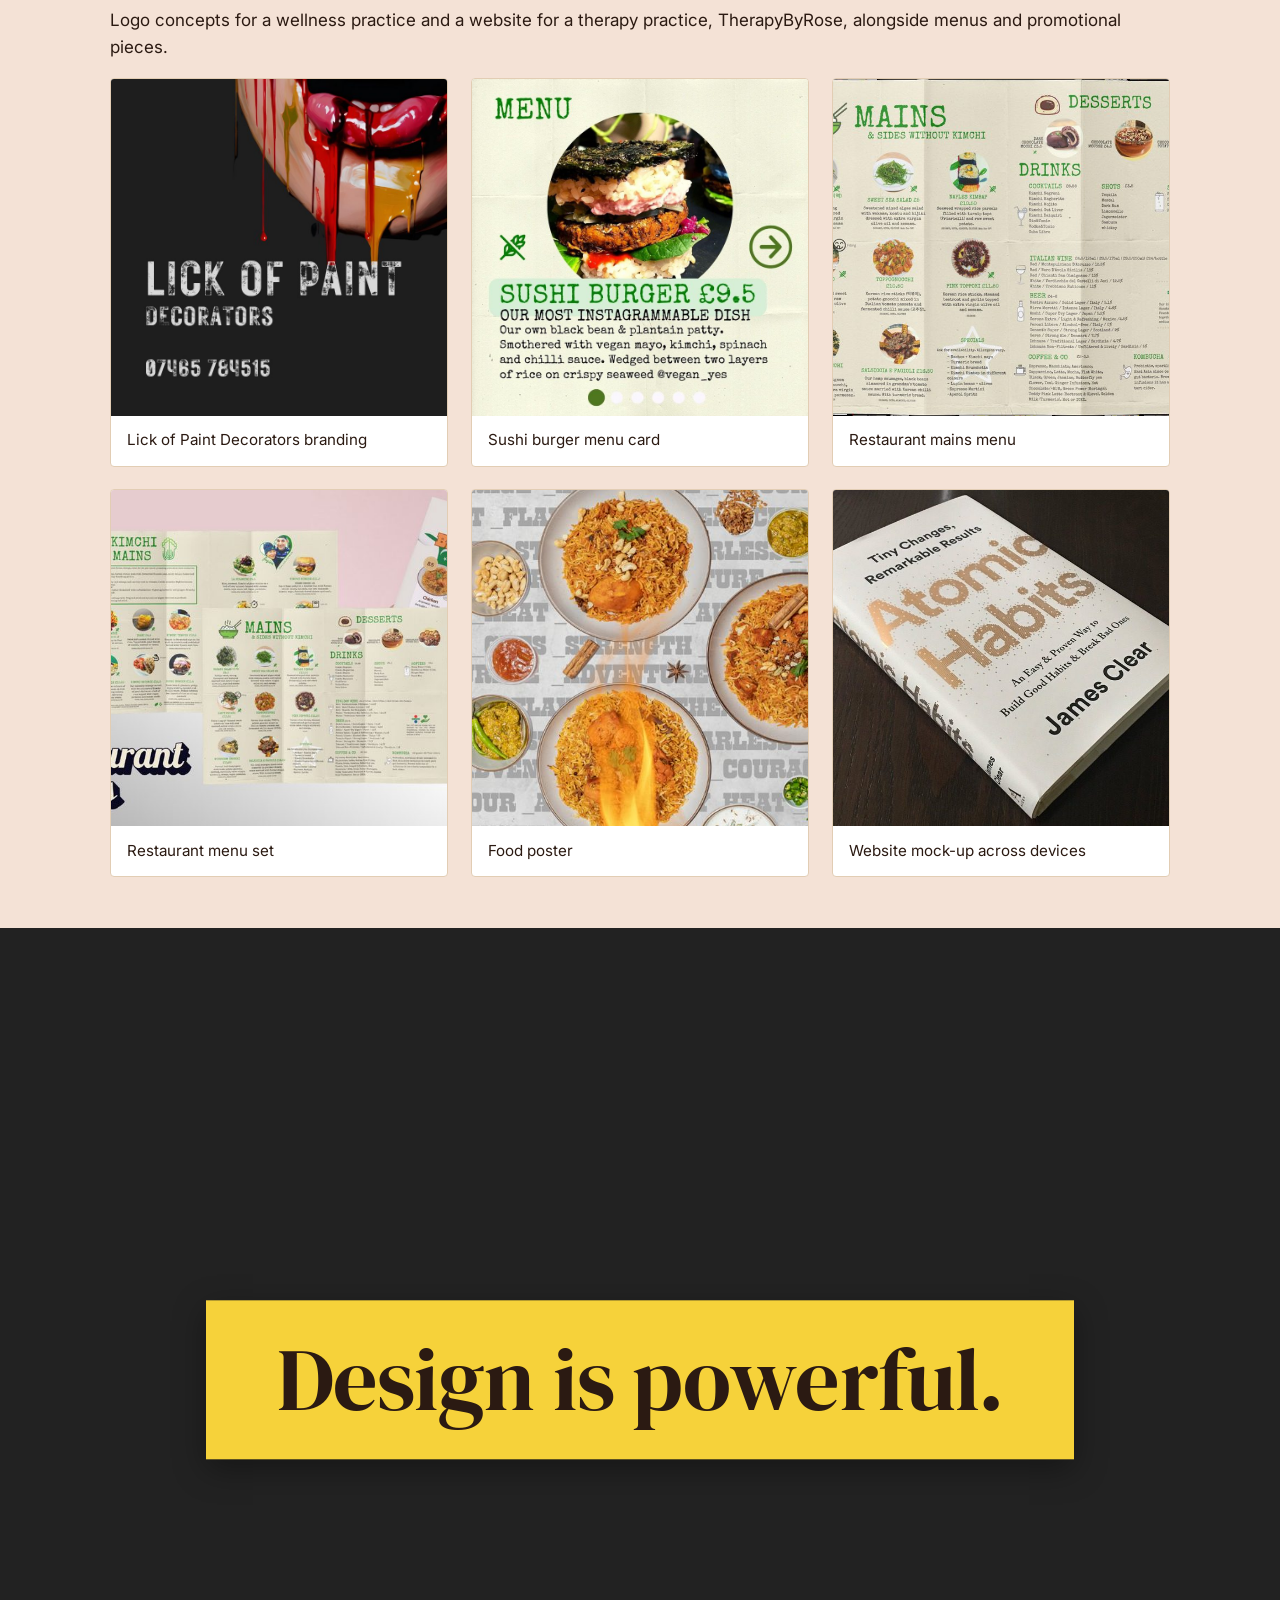
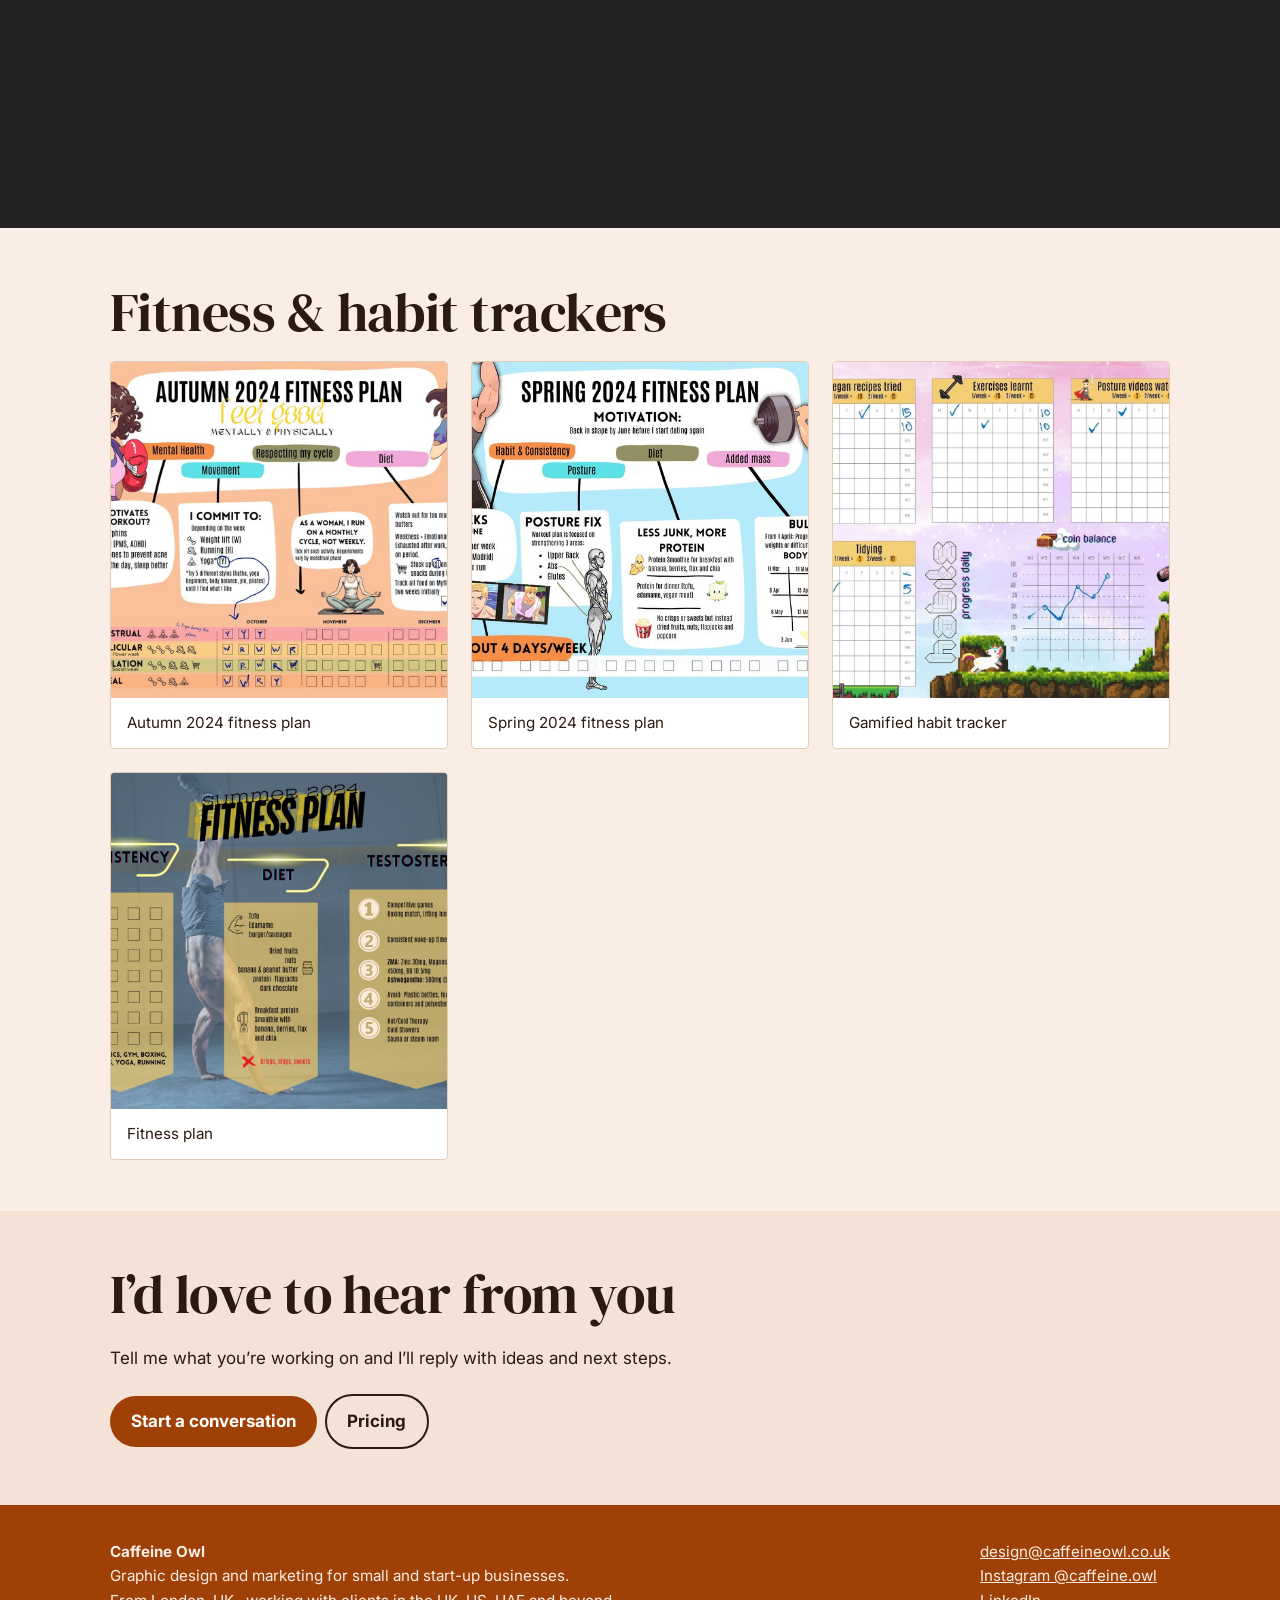
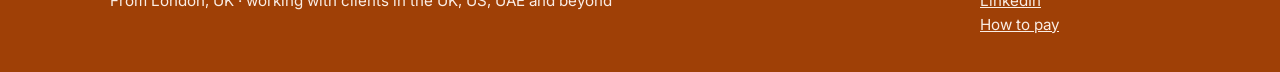
<file: work.html>
<!doctype html><html lang="en-GB"><head><meta charset="utf-8"><meta name="viewport" content="width=device-width,initial-scale=1">
<title>Work | Caffeine Owl</title><meta name="description" content="Portfolio of Caffeine Owl design work: event posters and reels, programmes, menus, fitness plans, logos and websites.">
<link rel="canonical" href="https://caffeineowl.co.uk/work.html">
<meta property="og:type" content="website"><meta property="og:site_name" content="Caffeine Owl"><meta property="og:title" content="Work | Caffeine Owl"><meta property="og:description" content="Portfolio of Caffeine Owl design work: event posters and reels, programmes, menus, fitness plans, logos and websites."><meta property="og:image" content="https://caffeineowl.co.uk/img/og-cover.jpg"><meta property="og:locale" content="en_GB"><meta name="twitter:card" content="summary_large_image">
<link rel="icon" href="img/logo.png"><link rel="preconnect" href="https://fonts.googleapis.com"><link rel="preconnect" href="https://fonts.gstatic.com" crossorigin><link rel="stylesheet" href="https://fonts.googleapis.com/css2?family=DM+Serif+Display&family=Permanent+Marker&family=Inter:wght@400;600;800&display=swap"><link rel="stylesheet" href="style.css"><script src="site.js" defer></script></head><body>
<a class="skip" href="#main">Skip to content</a>
<header><div class="wrap"><a class="brand" href="index.html"><img src="img/logo.png" alt="" width="44" height="44">Caffeine Owl</a>
<button class="menu-btn" aria-expanded="false" aria-controls="nav" onclick="const n=document.getElementById('nav');n.classList.toggle('open');this.setAttribute('aria-expanded',n.classList.contains('open'))">Menu</button>
<nav id="nav" aria-label="Main"><ul><li><a href="index.html">Home</a></li><li><a href="small-businesses.html">Small businesses</a></li><li><a href="fitness-habits.html">Fitness &amp; habits</a></li><li><a href="work.html" aria-current="page">Work</a></li><li><a href="about.html">About</a></li><li><a href="pricing.html">Pricing</a></li><li><a href="contact.html">Contact</a></li><li class="kcs-nav"><a href="midwest-facebook-groups.html" title="Kansas City Secrets Facebook groups" aria-label="Kansas City Secrets Facebook groups"><img src="img/kcs-icon.png" alt="" width="32" height="32"></a></li></ul></nav></div></header>
<main id="main">
<section class="hero full parallax" style="--bg:url(img/bg-hands-menu.jpg)"><div class="wrap"><div><p class="eyebrow">Portfolio</p><h1>Samples of my work</h1><p class="lead">Design is courageous. Design is exciting. Design is powerful.</p></div><img class="shot" src="img/vocal-ensemble.jpg" alt="Vocal ensemble event poster" loading="lazy"></div></section>
<section><div class="wrap work"><h2>Events &amp; performance</h2><p>Event reels and a programme for the Soulsation musical, plus posters for workshops and performances.</p><div class="grid"><figure><img src="img/vocal-ensemble.jpg" alt="Vocal ensemble workshop poster" loading="lazy"><figcaption>Vocal ensemble workshop poster</figcaption></figure><figure><img src="img/instagram-reel.jpg" alt="Event promotion for Instagram" loading="lazy"><figcaption>Event promotion for Instagram</figcaption></figure><figure><img src="img/event-speaker.jpg" alt="Event signage in use" loading="lazy"><figcaption>Event signage in use</figcaption></figure></div></div></section>
<section class="alt"><div class="wrap work"><h2>Brands, menus &amp; websites</h2><p>Logo concepts for a wellness practice and a website for a therapy practice, TherapyByRose, alongside menus and promotional pieces.</p><div class="grid"><figure><img src="img/lick-of-paint.jpg" alt="Lick of Paint Decorators branding" loading="lazy"><figcaption>Lick of Paint Decorators branding</figcaption></figure><figure><img src="img/sushi-menu.jpg" alt="Sushi burger menu card" loading="lazy"><figcaption>Sushi burger menu card</figcaption></figure><figure><img src="img/mains-menu.jpg" alt="Restaurant mains menu" loading="lazy"><figcaption>Restaurant mains menu</figcaption></figure><figure><img src="img/restaurant-menus.jpg" alt="Restaurant menu set" loading="lazy"><figcaption>Restaurant menu set</figcaption></figure><figure><img src="img/food-poster.jpg" alt="Food poster" loading="lazy"><figcaption>Food poster</figcaption></figure><figure><img src="img/website-mockup.jpg" alt="Website mock-up across devices" loading="lazy"><figcaption>Website mock-up across devices</figcaption></figure></div></div></section>
<section class="band parallax yellow" style="--bg:url(img/bg-website.jpg)"><h2 class="bandtxt" data-reveal>Design is powerful.</h2></section><section><div class="wrap work"><h2>Fitness &amp; habit trackers</h2><div class="grid"><figure><img src="img/autumn-fitness.jpg" alt="Autumn 2024 fitness plan" loading="lazy"><figcaption>Autumn 2024 fitness plan</figcaption></figure><figure><img src="img/spring-fitness.jpg" alt="Spring 2024 fitness plan" loading="lazy"><figcaption>Spring 2024 fitness plan</figcaption></figure><figure><img src="img/habit-dashboard.jpg" alt="Gamified habit tracker" loading="lazy"><figcaption>Gamified habit tracker</figcaption></figure><figure><img src="img/fitness-plan.jpg" alt="Fitness plan" loading="lazy"><figcaption>Fitness plan</figcaption></figure></div></div></section><section class="alt"><div class="wrap"><h2>I&rsquo;d love to hear from you</h2><p>Tell me what you&rsquo;re working on and I&rsquo;ll reply with ideas and next steps.</p><a class="btn" href="contact.html">Start a conversation</a><a class="btn ghost" href="pricing.html">Pricing</a></div></section></main>
<footer><div class="wrap"><div><strong>Caffeine Owl</strong><br>Graphic design and marketing for small and start-up businesses.<br>From London, UK · working with clients in the UK, US, UAE and beyond</div>
<div><a href="mailto:design@caffeineowl.co.uk">design@caffeineowl.co.uk</a><br><a href="https://www.instagram.com/caffeine.owl">Instagram @caffeine.owl</a><br><a href="https://www.linkedin.com/in/ahuvlondon/">LinkedIn</a><br><a href="https://pay.caffeineowl.co.uk/">How to pay</a></div></div></footer>
</body></html>
</file>
<file: style.css>
:root{--ink:#2b1a12;--orange:#d9893b;--orange2:#e49a50;--cream:#fff6e8;--sand:#f8f1e6;--line:#e2cdb4;--green:#3f7d4e}
*{box-sizing:border-box}html{scroll-behavior:smooth}
body{margin:0;font-family:system-ui,-apple-system,"Segoe UI",Roboto,sans-serif;color:var(--ink);background:var(--cream);line-height:1.6;font-size:17px}
img{max-width:100%;height:auto;display:block}a{color:var(--ink)}
.skip{position:absolute;left:-999px}.skip:focus{left:1rem;top:1rem;background:#fff;padding:.5rem;z-index:9}
.wrap{max-width:1100px;margin:0 auto;padding:0 1.25rem}
header{background:var(--ink);color:var(--cream);position:sticky;top:0;z-index:5}
header .wrap{display:flex;align-items:center;justify-content:space-between;gap:1rem;padding-top:.6rem;padding-bottom:.6rem;flex-wrap:wrap}
.brand{display:flex;align-items:center;gap:.6rem;color:var(--cream);text-decoration:none;font-weight:700;font-size:1.15rem}
.brand img{width:44px;height:44px;border-radius:50%}
nav ul{list-style:none;margin:0;padding:0;display:flex;flex-wrap:wrap;gap:.25rem 1rem}
nav a{color:var(--cream);text-decoration:none;font-size:.95rem;padding:.2rem 0;border-bottom:2px solid transparent}
nav a:hover,nav a[aria-current=page]{border-color:var(--orange)}
.menu-btn{display:none;background:none;border:1px solid var(--cream);color:var(--cream);border-radius:6px;padding:.3rem .7rem;font:inherit}
@media(max-width:760px){.menu-btn{display:block}nav{width:100%;display:none}nav.open{display:block}nav ul{flex-direction:column;padding:.5rem 0}}
.hero{padding:4rem 0 3rem;background:linear-gradient(180deg,var(--sand),var(--cream))}
.hero .wrap{display:grid;grid-template-columns:1.2fr 1fr;gap:2.5rem;align-items:center}
@media(max-width:760px){.hero .wrap{grid-template-columns:1fr}}
h1{font-size:clamp(2rem,4.5vw,3.1rem);line-height:1.15;margin:.2rem 0 1rem}
h2{font-size:clamp(1.5rem,3vw,2.1rem);line-height:1.2;margin:0 0 1rem}
h3{margin:.2rem 0 .4rem}
.eyebrow{text-transform:uppercase;letter-spacing:.12em;font-size:.8rem;color:var(--green);font-weight:700}
.lead{font-size:1.15rem}
.btn{display:inline-block;background:var(--orange);color:var(--ink);font-weight:700;text-decoration:none;padding:.75rem 1.3rem;border-radius:999px;margin:.3rem .5rem .3rem 0}
.btn:hover{background:var(--orange2)}.btn.ghost{background:transparent;border:2px solid var(--ink)}
section{padding:3.2rem 0}section.alt{background:var(--sand)}
.grid{display:grid;gap:1.4rem;grid-template-columns:repeat(auto-fit,minmax(250px,1fr))}
.card{background:#fff;border:1px solid var(--line);border-radius:16px;padding:1.4rem;text-decoration:none;display:block}
a.card:hover{border-color:var(--orange)}
.card img{border-radius:10px;margin-bottom:.8rem;aspect-ratio:4/3;object-fit:cover;width:100%}
.shot{border-radius:18px;box-shadow:0 12px 30px rgba(43,26,18,.15)}
.work figure{margin:0;background:#fff;border:1px solid var(--line);border-radius:14px;overflow:hidden}
.work figure img{aspect-ratio:1/1;object-fit:cover;width:100%}
.work figcaption{padding:.8rem 1rem;font-size:.95rem}
.note{background:#fff;border-left:5px solid var(--orange);padding:1rem 1.2rem;border-radius:8px}
ul.ticks{padding-left:1.2rem}ul.ticks li{margin:.35rem 0}
footer{background:var(--ink);color:var(--cream);padding:2.2rem 0;font-size:.95rem}
footer a{color:var(--cream)}footer .wrap{display:flex;flex-wrap:wrap;justify-content:space-between;gap:1rem}
:focus-visible{outline:3px solid var(--orange);outline-offset:2px}

/* ===== Canva-style restyle ===== */
:root{--peach:#faede5;--rust:#9f4006;--cream:#faede5;--sand:#f4e2d6}
body{font-family:Inter,system-ui,sans-serif;background:var(--peach)}
h1,h2,.display{font-family:"DM Serif Display",Georgia,serif;font-weight:400;letter-spacing:-.01em}
h1{font-size:clamp(2.6rem,7vw,5.2rem);line-height:1.05}h2{font-size:clamp(2rem,5vw,3.4rem)}
.eyebrow{color:var(--rust)}
header{background:rgba(250,237,229,.92);backdrop-filter:blur(8px);color:var(--ink);border-bottom:1px solid #ecd6c8}
.brand,nav a{color:var(--ink)}nav a{font-weight:600}.menu-btn{color:var(--ink);border-color:var(--ink)}
.btn{background:var(--rust);color:#fff}.btn:hover{background:#7f3305}.btn.ghost{color:var(--ink);background:transparent}
.center{text-align:center}
.hero.canva{min-height:calc(100vh - 64px);display:flex;align-items:center;background:var(--peach);padding:3rem 0;position:relative}
.hero.canva .wrap{display:block;max-width:900px}
.biglogo{width:min(240px,50vw);margin:0 auto 1rem;border-radius:50%}
.ul{background:url(img/brush.png) no-repeat center bottom/100% .32em;padding-bottom:.18em}
.marker{font-family:"Permanent Marker",cursive;color:var(--rust);transform:rotate(-8deg);font-size:1.4rem;margin:-.4rem 0 0 -55%;}
.tag{font-size:clamp(1.1rem,2.4vw,1.5rem)}
.ringbtn{display:inline-block;padding:1.2rem 2.4rem;font:700 1.3rem Georgia,serif;text-transform:uppercase;color:var(--ink);text-decoration:none;background:url(img/ring.svg) no-repeat center/100% 100%;transition:transform .3s}
.ringbtn:hover{transform:rotate(-3deg) scale(1.05)}
.hero.full{min-height:88vh;display:flex;align-items:center;color:#fff;background:#2b1a12 var(--bg) center/cover no-repeat;position:relative;isolation:isolate}
.hero.full::before{content:"";position:absolute;inset:0;background:linear-gradient(100deg,rgba(43,26,18,.88) 30%,rgba(43,26,18,.35));z-index:-1}
.hero.full .eyebrow{color:#f3b27a}.hero.full a:not(.btn){color:#fff}.hero.full .btn.ghost{color:#fff;border-color:#fff}
.hero.full .shot{transform:rotate(2deg)}
.split{display:grid;grid-template-columns:1fr 1fr;min-height:100vh;padding:0;background:var(--peach)}
.split-img{background:var(--bg) center/cover}.split-txt{align-self:center;padding:3rem clamp(1.2rem,5vw,5rem);font-size:1.1rem}
@media(max-width:760px){.split{grid-template-columns:1fr;min-height:0}.split-img{min-height:70vh}.marker{margin-left:-30%}}
.band{min-height:100vh;display:flex;align-items:center;justify-content:center;background:#222 var(--bg) center/cover no-repeat;padding:0}
.bandtxt{font-size:clamp(2.2rem,7vw,5.5rem);color:#fff;text-align:center;padding:.3em .8em;background:#111;transform:rotate(-2deg);box-shadow:0 10px 30px rgba(0,0,0,.35)}
.band.yellow .bandtxt{background:#f6d23a;color:var(--ink)}.band.dark .bandtxt{background:rgba(20,12,8,.82)}
.bandtxt small{display:block;font:600 .3em Inter,sans-serif;letter-spacing:.04em}
@media(min-width:900px){.parallax{background-attachment:fixed}}
@supports (-webkit-touch-callout:none){.parallax{background-attachment:scroll}}
section.alt{background:var(--sand)}
.card{border-radius:4px;box-shadow:0 8px 22px rgba(43,26,18,.08);transition:transform .4s}.card:hover{transform:translateY(-6px) rotate(-.5deg)}
.work figure{border-radius:4px;transition:transform .4s}.work figure:hover{transform:scale(1.02)}
footer{background:var(--rust)}
[data-reveal]{opacity:0;transform:translateY(40px);transition:opacity .9s ease,transform .9s cubic-bezier(.2,.7,.2,1)}
[data-reveal].in{opacity:1;transform:none}
.js-off [data-reveal]{opacity:1;transform:none}
@media(prefers-reduced-motion:reduce){[data-reveal]{opacity:1!important;transform:none!important;transition:none}.parallax{background-attachment:scroll!important}.card,.work figure,.ringbtn{transition:none}}

/* ===== Pricing ===== */
.sr{position:absolute;left:-9999px}
.curbar{position:sticky;top:64px;z-index:4;padding:.6rem 0;background:rgba(250,237,229,.92);backdrop-filter:blur(6px)}
.curbar .wrap{display:flex;justify-content:flex-end}
.cur{display:inline-flex;border:2px solid var(--rust);border-radius:999px;overflow:hidden;background:#fff}
.cur button{font:600 .9rem Inter,sans-serif;border:0;background:none;color:var(--rust);padding:.45rem .9rem;cursor:pointer}
.cur button+button{border-left:1px solid #e7c3ab}
.cur button[aria-pressed=true]{background:var(--rust);color:#fff}
.note .cur{margin:.4rem 0}
.plans{display:grid;gap:1.4rem;grid-template-columns:repeat(auto-fit,minmax(240px,1fr));margin-top:1.6rem;align-items:stretch}
.plans.single{grid-template-columns:minmax(240px,32rem)}
.plan{position:relative;background:#fff;border:1px solid var(--line);border-radius:6px;padding:1.6rem;display:flex;flex-direction:column;box-shadow:0 8px 22px rgba(43,26,18,.08)}
.plan .btn{margin-top:auto;text-align:center}.plan ul{margin-bottom:1.2rem}
.plan.pop{border:3px solid var(--rust);transform:translateY(-8px);box-shadow:0 18px 40px rgba(159,64,6,.22)}
.badge{position:absolute;top:-.9rem;left:1.2rem;margin:0;background:var(--rust);color:#fff;font:600 .8rem Inter,sans-serif;padding:.25rem .8rem;border-radius:999px;text-transform:uppercase;letter-spacing:.06em}
.amt{font-family:"DM Serif Display",Georgia,serif;font-size:2rem;margin:.2rem 0 .8rem;line-height:1.1}.amt small{font:500 .9rem Inter,sans-serif}
.rates{width:100%;border-collapse:collapse;background:#fff;border-radius:6px;overflow:hidden;margin:1rem 0 1.4rem}
.rates th,.rates td{padding:.8rem 1rem;border-bottom:1px solid var(--line);text-align:left}.rates td{text-align:right;white-space:nowrap;font-weight:600}
.rates th{font-weight:400}
@media(max-width:760px){.curbar{top:56px}.curbar .wrap{justify-content:center}.plan.pop{transform:none}.rates th,.rates td{padding:.7rem .6rem;font-size:.95rem}}
/* KCS Facebook icon in nav */
.kcs-nav{margin-left:auto}
.kcs-nav a{display:flex;align-items:center;padding:4px}
.kcs-nav img{width:32px;height:32px;border-radius:50%;display:block;transition:transform .2s}
.kcs-nav a:hover img,.kcs-nav a[aria-current] img{transform:scale(1.12)}
@media (max-width:900px){.kcs-nav{margin-left:0}}
/* KCS page extras */
.card .big{font-size:2rem;font-weight:700;margin:.2em 0}
.fb-btn{display:inline-flex;align-items:center;gap:.6em;background:#1877F2;border-color:#1877F2;color:#fff;font-size:1.1rem}
.fb-btn:hover{background:#0f5fd1;border-color:#0f5fd1;color:#fff}
.fb-ico{flex:none}
.ai-split{display:grid;grid-template-columns:1fr;gap:24px;align-items:center}
.ai-grid{display:grid;grid-template-columns:1fr;gap:20px}
.ai-fig{margin:0}.ai-fig img{width:100%;height:auto;border-radius:12px;display:block}
@media (min-width:900px){.ai-split{grid-template-columns:3fr 2fr}.ai-grid{grid-template-columns:1fr 1fr}}
.fb-cta .btn{margin:6px}
</file>
<file: css/theme.css>
/*! normalize.css v8.0.1 | MIT License | github.com/necolas/normalize.css */html{line-height:1.15;-webkit-text-size-adjust:100%;}body{margin:0;}main{display:block;}h1{font-size:2em;margin:.67em 0;}hr{box-sizing:content-box;height:0;overflow:visible;}pre{font-family:monospace,monospace;font-size:1em;}a{background-color:transparent;}abbr[title]{border-bottom:none;text-decoration:underline;text-decoration:underline dotted;}b,strong{font-weight:bolder;}code,kbd,samp{font-family:monospace,monospace;font-size:1em;}small{font-size:80%;}sub,sup{font-size:75%;line-height:0;position:relative;vertical-align:baseline;}sub{bottom:-.25em;}sup{top:-.5em;}img{border-style:none;}button,input,optgroup,select,textarea{font-family:inherit;font-size:100%;line-height:1.15;margin:0;}button,input{overflow:visible;}button,select{text-transform:none;}[type=button],[type=reset],[type=submit],button{-webkit-appearance:button;}[type=button]::-moz-focus-inner,[type=reset]::-moz-focus-inner,[type=submit]::-moz-focus-inner,button::-moz-focus-inner{border-style:none;padding:0;}[type=button]:-moz-focusring,[type=reset]:-moz-focusring,[type=submit]:-moz-focusring,button:-moz-focusring{outline:1px dotted ButtonText;}fieldset{padding:.35em .75em .625em;}legend{box-sizing:border-box;color:inherit;display:table;max-width:100%;padding:0;white-space:normal;}progress{vertical-align:baseline;}textarea{overflow:auto;}[type=checkbox],[type=radio]{box-sizing:border-box;padding:0;}[type=number]::-webkit-inner-spin-button,[type=number]::-webkit-outer-spin-button{height:auto;}[type=search]{-webkit-appearance:textfield;outline-offset:-2px;}[type=search]::-webkit-search-decoration{-webkit-appearance:none;}::-webkit-file-upload-button{-webkit-appearance:button;font:inherit;}details{display:block;}summary{display:list-item;}template{display:none;}[hidden]{display:none;}
                    
*, *::before, *::after {
    box-sizing: border-box;
}
:root {
    --primary: #0d6efd;
    --secondary: #6c757d;
    --color3: #0dcaf0;
    --color4: #198754;
    --white: white;
    --light: #f8f9fa;
    --dark: #212529;
}body, html {
    min-height: 100vh;
}
</file>
